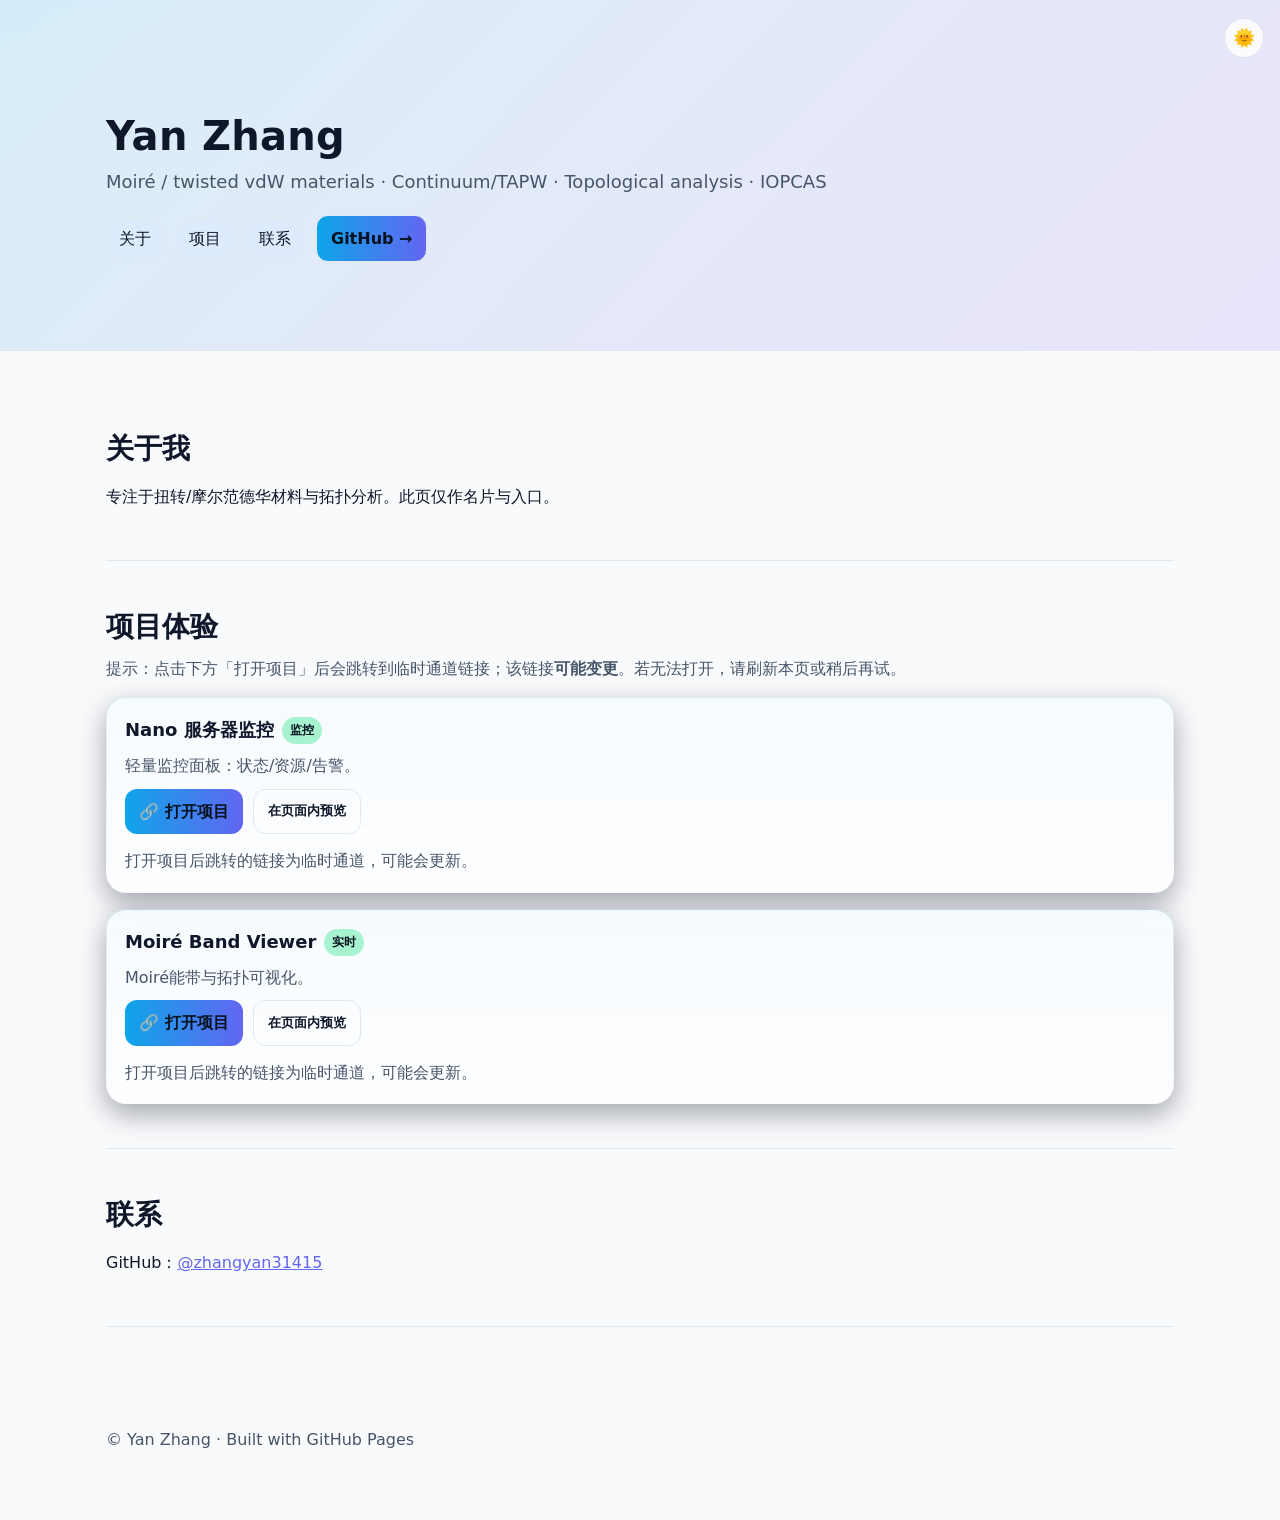
<file: index.html>
<!doctype html>
<html lang="zh-CN">
<head>
  <meta charset="utf-8" />
  <meta name="viewport" content="width=device-width, initial-scale=1" />
  <title>Yan Zhang — Moiré & vdW Materials</title>
  <meta name="description" content="Yan Zhang (IOPCAS) — moiré/twisted vdW materials, continuum models, TAPW, topological analysis." />
  <meta name="color-scheme" content="light dark" />
  <style>
  :root{
    /* Dark (default) */
    --bg:#0b1020; --bg-soft:#0f172a; --text:#e6eaf2; --muted:#b9c3d6;
    --card: #0b1220cc; --ring:#223047; --brand:#7dd3fc; --brand-2:#60a5fa; --accent:#a78bfa;
  }
  [data-theme="light"]{
    --bg:#f8fafc; --bg-soft:#ffffff; --text:#0f172a; --muted:#475569;
    --card:#ffffffcc; --ring:#e2e8f0; --brand:#0ea5e9; --brand-2:#6366f1; --accent:#7c3aed;
  }
  *{box-sizing:border-box}
  html{scroll-behavior:smooth}
  body{
    margin:0; font:16px/1.6 ui-sans-serif, system-ui, -apple-system, Segoe UI, Roboto, Noto Sans, "Helvetica Neue", Arial, "Apple Color Emoji", "Segoe UI Emoji";
    color:var(--text);
    background:
      radial-gradient(1200px 800px at 20% -10%, #1f2937 0%, transparent 60%),
      radial-gradient(1000px 700px at 120% -20%, #0ea5e9 0%, transparent 45%),
      var(--bg);
    transition: background-color .25s, color .25s;
  }
  [data-theme="light"] body{
    background:
      radial-gradient(1000px 700px at -10% -20%, #e0f2fe 0%, transparent 55%),
      radial-gradient(900px 600px at 120% -30%, #ede9fe 0%, transparent 45%),
      var(--bg);
  }
  .wrap{max-width:1100px; margin:0 auto; padding:32px 16px}
  header.hero{
    padding:72px 0 56px; position:relative; overflow:hidden;
    border-bottom:1px solid var(--ring);
    background: linear-gradient(135deg, color-mix(in oklab, var(--brand) 15%, transparent) 0%, color-mix(in oklab, var(--accent) 12%, transparent) 100%);
  }
  .brand{font-weight:800; font-size:clamp(28px,5vw,40px); letter-spacing:.3px}
  .tagline{color:var(--muted); font-size:clamp(14px,2.6vw,18px)}
  nav{display:flex; gap:12px; flex-wrap:wrap; margin-top:18px; align-items:center}
  nav a{color:var(--text); text-decoration:none; padding:8px 12px; border:1px solid var(--ring); border-radius:999px; backdrop-filter:saturate(120%);}
  nav a:hover{border-color:color-mix(in oklab, var(--ring) 50%, var(--brand)); background:color-mix(in oklab, var(--bg-soft) 80%, var(--brand) 20%)}

  .theme-toggle{width:40px;height:40px;display:grid;place-items:center;border-radius:999px;border:1px solid var(--ring);background:color-mix(in oklab, var(--bg-soft) 85%, #0000 15%);cursor:pointer;user-select:none}
  .theme-toggle:hover{border-color:color-mix(in oklab, var(--ring) 40%, var(--brand));}
  .theme-toggle .sun,.theme-toggle .moon{font-size:18px;line-height:1}
  [data-theme="light"] .theme-toggle .sun{display:inline}
  [data-theme="light"] .theme-toggle .moon{display:none}
  .theme-toggle .sun{display:none}
  .theme-toggle .moon{display:inline}
  .top-right{position:absolute; top:18px; right:16px}

  .grid{display:grid; gap:18px}
  @media (min-width:768px){ .grid.cols-2{grid-template-columns:1fr 1fr} }

  section{padding:44px 0; border-bottom:1px solid var(--ring)}
  h2{font-size:clamp(22px,3.5vw,28px); margin:0 0 12px}
  p{margin:6px 0}

  .card{
    background: linear-gradient(var(--card), var(--card)) padding-box,
               linear-gradient(180deg, color-mix(in oklab, var(--brand) 15%, transparent), transparent) border-box;
    border:1px solid transparent; border-radius:20px; padding:18px;
    box-shadow:0 10px 28px rgba(2,6,23,.35);
    transition:transform .2s ease, box-shadow .2s ease, background .2s ease;
  }
  .card:hover{transform:translateY(-2px); box-shadow:0 18px 36px rgba(2,6,23,.45)}
  .card h3{margin:0 0 8px; font-size:18px}
  .card p{color:var(--muted)}

  .btn{display:inline-block; padding:10px 14px; border-radius:12px; text-decoration:none; color:#06121f; background:linear-gradient(90deg, var(--brand), var(--brand-2)); font-weight:700}
  .btn.ghost{background:transparent; color:var(--text); border:1px solid var(--ring)}
  .pill{color:#06121f; background:#a7f3d0; padding:4px 8px; border-radius:999px; font-size:12px; font-weight:700}
  footer{padding:36px 0; color:var(--muted)}
  .muted{color:var(--muted)}
  .mono{font-family: ui-monospace, SFMono-Regular, Menlo, Monaco, Consolas, "Liberation Mono", "Courier New", monospace;}
  a{color:var(--brand-2)}
  /* 密码弹窗样式 */
  .pw-modal{position:fixed; inset:0; background:rgba(2,6,23,.55); backdrop-filter:blur(2px); display:grid; place-items:center; z-index:9999}
  .pw-modal[hidden]{display:none}
  .pw-dialog{width:min(420px,92vw); background:var(--bg-soft); color:var(--text); border:1px solid var(--ring); border-radius:16px; padding:18px; box-shadow:0 24px 60px rgba(2,6,23,.5)}
  .pw-dialog h3{margin:0 0 8px}
  .pw-input{width:100%; padding:10px 12px; border-radius:12px; border:1px solid var(--ring); background:transparent; color:var(--text)}
  .pw-actions{display:flex; justify-content:flex-end; gap:8px; margin-top:12px}
  .pw-error{color:#ef4444; font-size:13px; min-height:1.2em; margin-top:6px}
</style>
</head>
<body>
  <header class="hero">
    <div class="wrap">
      <div class="brand">Yan Zhang</div>
      <div class="tagline">Moiré / twisted vdW materials · Continuum/TAPW · Topological analysis · IOPCAS</div>
      <nav>
  <a href="#about">关于</a>
  <a href="#demos">项目</a>
  <a href="#contact">联系</a>
  <a class="btn" href="https://github.com/zhangyan31415" target="_blank" rel="noopener">GitHub →</a>
</nav>
<button id="themeToggle" class="theme-toggle top-right" title="切换明暗" aria-label="切换明暗" aria-pressed="false"><span class="sun">🌞</span><span class="moon">🌛</span></button>
    </div>
  </header>

  <!-- 密码弹窗（前端轻量门禁；仅作简易遮挡，不等同安全认证） -->
  <div id="pw-modal" class="pw-modal" hidden>
    <div class="pw-dialog">
      <h3>输入访问密码</h3>
      <p class="muted" style="margin-top:-4px">该项目受保护，请输入密码继续。</p>
      <input id="pw-input" class="pw-input" type="password" placeholder="请输入密码" autocomplete="current-password" />
      <div id="pw-error" class="pw-error" aria-live="polite"></div>
      <div class="pw-actions">
        <button id="pw-cancel" class="btn ghost" type="button">取消</button>
        <button id="pw-submit" class="btn" type="button">继续</button>
      </div>
    </div>
  </div>

  <main class="wrap">
    <section id="about">
      <h2>关于我</h2>
      <p>专注于扭转/摩尔范德华材料与拓扑分析。此页仅作名片与入口。</p>    </section><section id="demos">
      <h2>项目体验</h2>
      <p class="muted" style="margin-top:-6px">提示：点击下方「打开项目」后会跳转到临时通道链接；该链接<strong>可能变更</strong>。若无法打开，请刷新本页或稍后再试。</p>
      <div class="stack" style="display:flex; flex-direction:column; gap:16px; margin-top:16px">
        <article class="card">
          <h3 style="display:flex;align-items:center;gap:8px">Nano 服务器监控 <span class="pill">监控</span></h3>
          <p class="muted">轻量监控面板：状态/资源/告警。</p>
          <p style="margin:10px 0 14px;display:flex;gap:10px;flex-wrap:wrap">
            <a class="btn gate-link" href="#" data-project="nano" data-url="https://individuals-decent-collective-adjustment.trycloudflare.com/">🔗 打开项目</a>
            <button class="btn ghost gate-preview" data-project="nano" data-target="#frame-nano" data-src="https://individuals-decent-collective-adjustment.trycloudflare.com/" type="button">在页面内预览</button>
          </p>
          <p class="muted" style="margin:6px 0 0">打开项目后跳转的链接为临时通道，可能会更新。</p>
          <div id="frame-nano" class="embed" style="display:none">
            <iframe title="Nano Monitor" style="width:100%;height:60vh;border:1px solid #1f2937;border-radius:12px;background:#0b1220" loading="lazy" referrerpolicy="no-referrer"></iframe>
          </div>
        </article>

        <article class="card">
          <h3 style="display:flex;align-items:center;gap:8px">Moiré Band Viewer <span class="pill">实时</span></h3>
          <p class="muted">Moiré能带与拓扑可视化。</p>
          <p style="margin:10px 0 14px;display:flex;gap:10px;flex-wrap:wrap">
            <a class="btn gate-link" href="#" data-project="band" data-url="https://sum-northwest-nil-breeds.trycloudflare.com/">🔗 打开项目</a>
            <button class="btn ghost gate-preview" data-project="band" data-target="#frame-band" data-src="https://sum-northwest-nil-breeds.trycloudflare.com/" type="button">在页面内预览</button>
          </p>
          <p class="muted" style="margin:6px 0 0">打开项目后跳转的链接为临时通道，可能会更新。</p>
          <div id="frame-band" class="embed" style="display:none">
            <iframe title="Band Viewer" style="width:100%;height:60vh;border:1px solid #1f2937;border-radius:12px;background:#0b1220" loading="lazy" referrerpolicy="no-referrer"></iframe>
          </div>
        </article>
      </div>
    </section>

    <section id="contact">
      <h2>联系</h2>
      <p>GitHub：<a href="https://github.com/zhangyan31415" target="_blank" rel="noopener">@zhangyan31415</a></p>
      <!-- <p>邮箱：<span class="muted">（可在此填写你的邮件地址或联系信息）</span></p> -->
    </section>
  </main>

  <footer>
    <div class="wrap muted">© <span id="y"></span> Yan Zhang · Built with GitHub Pages</div>
  </footer>

  <script>
  // ---------- 主题切换（太阳 / 月亮） ----------
(function(){
  const root = document.documentElement;
  const btn = document.getElementById('themeToggle');
  const sysDark = window.matchMedia && window.matchMedia('(prefers-color-scheme: dark)').matches;
  const saved = localStorage.getItem('theme');
  const init = saved || (sysDark ? 'dark':'light');
  root.setAttribute('data-theme', init);
  if(btn){ btn.setAttribute('aria-pressed', init==='dark'); }
  if(btn){ btn.addEventListener('click', ()=>{
    const cur = root.getAttribute('data-theme')==='dark' ? 'light' : 'dark';
    root.setAttribute('data-theme', cur);
    localStorage.setItem('theme', cur);
    btn.setAttribute('aria-pressed', cur==='dark');
  }); }
})();

  // ---------- 访问密码门控（前端哈希校验；仅用于演示） ----------
(function(){
  const modal = document.getElementById('pw-modal');
  const input = document.getElementById('pw-input');
  const err   = document.getElementById('pw-error');
  const btnOk = document.getElementById('pw-submit');
  const btnNo = document.getElementById('pw-cancel');
  let ctx = null; // {type:'link'|'preview', url, target, btn, project}

  // 存储哈希（SHA-256 hex），避免明文出现在源码中（注意：仅防君子，不等同安全）
  const PASS = {
    band: 'e00a03f9476a7bf2c6f8e9fe741d549323a133e85afdfee1823e9ca3e3a64a6c',
    nano: '0a5c81430ef4b9a449c4b94b8df61699fe2c725a7ef662862c6030c7e10083fc'  
  };

  async function sha256Hex(text){
    const enc = new TextEncoder();
    const buf = await crypto.subtle.digest('SHA-256', enc.encode(text));
    const arr = Array.from(new Uint8Array(buf));
    return arr.map(b=>b.toString(16).padStart(2,'0')).join('');
  }

  function openModal(newCtx){ ctx = newCtx; err.textContent=''; input.value=''; modal.hidden=false; setTimeout(()=>input.focus(), 10); }
  function closeModal(){ modal.hidden=true; ctx=null; }
  async function proceed(){
    if(!ctx) return; const val = input.value.trim();
    const h = await sha256Hex(val);
    if(h !== PASS[ctx.project]){ err.textContent='密码错误'; input.select(); return; }
    sessionStorage.setItem('ok-'+(ctx.project||''), '1');
    if(ctx.type==='link'){
      window.open(ctx.url, '_blank', 'noopener');
    }else{
      const wrap = document.querySelector(ctx.target);
      const frame = wrap.querySelector('iframe');
      if(wrap.style.display==='none' || !wrap.style.display){
        if(!frame.src){ frame.src = ctx.url; }
        wrap.style.display='block'; ctx.btn.textContent='收起预览';
      }else{ wrap.style.display='none'; ctx.btn.textContent='在页面内预览'; }
    }
    closeModal();
  }

  btnOk.addEventListener('click', proceed);
  btnNo.addEventListener('click', closeModal);
  input.addEventListener('keydown', e=>{ if(e.key==='Enter') proceed(); if(e.key==='Escape') closeModal(); });

  document.querySelectorAll('.gate-link').forEach(a=>{
    a.addEventListener('click', e=>{
      e.preventDefault();
      const url = a.dataset.url || a.getAttribute('href');
      const project = a.dataset.project || '';
      if(sessionStorage.getItem('ok-'+project)==='1'){ window.open(url,'_blank','noopener'); return; }
      openModal({type:'link', url, project});
    });
  });
  document.querySelectorAll('.gate-preview').forEach(btn=>{
    btn.addEventListener('click', e=>{
      e.preventDefault();
      const url = btn.dataset.src;
      const target = btn.dataset.target;
      const project = btn.dataset.project || '';
      if(sessionStorage.getItem('ok-'+project)==='1'){
        const wrap = document.querySelector(target);
        const frame = wrap.querySelector('iframe');
        if(wrap.style.display==='none' || !wrap.style.display){
          if(!frame.src){ frame.src = url; }
          wrap.style.display='block'; btn.textContent='收起预览';
        }else{ wrap.style.display='none'; btn.textContent='在页面内预览'; }
        return;
      }
      openModal({type:'preview', url, target, btn, project});
    });
  });
})();

// ---------- URL 参数覆盖 Quick Tunnel 地址 ----------
const u = new URLSearchParams(location.search);
const band = u.get('band');
const nano = u.get('nano');
if(band){
  const a = document.querySelector('a.gate-link[data-project="band"]');
  const b = document.querySelector('button.gate-preview[data-project="band"]');
  if(a) a.dataset.url = band; if(b) b.dataset.src = band;
}
if(nano){
  const a = document.querySelector('a.gate-link[data-project="nano"]');
  const b = document.querySelector('button.gate-preview[data-project="nano"]');
  if(a) a.dataset.url = nano; if(b) b.dataset.src = nano;
}
</script>
</body>
</html>
</file>
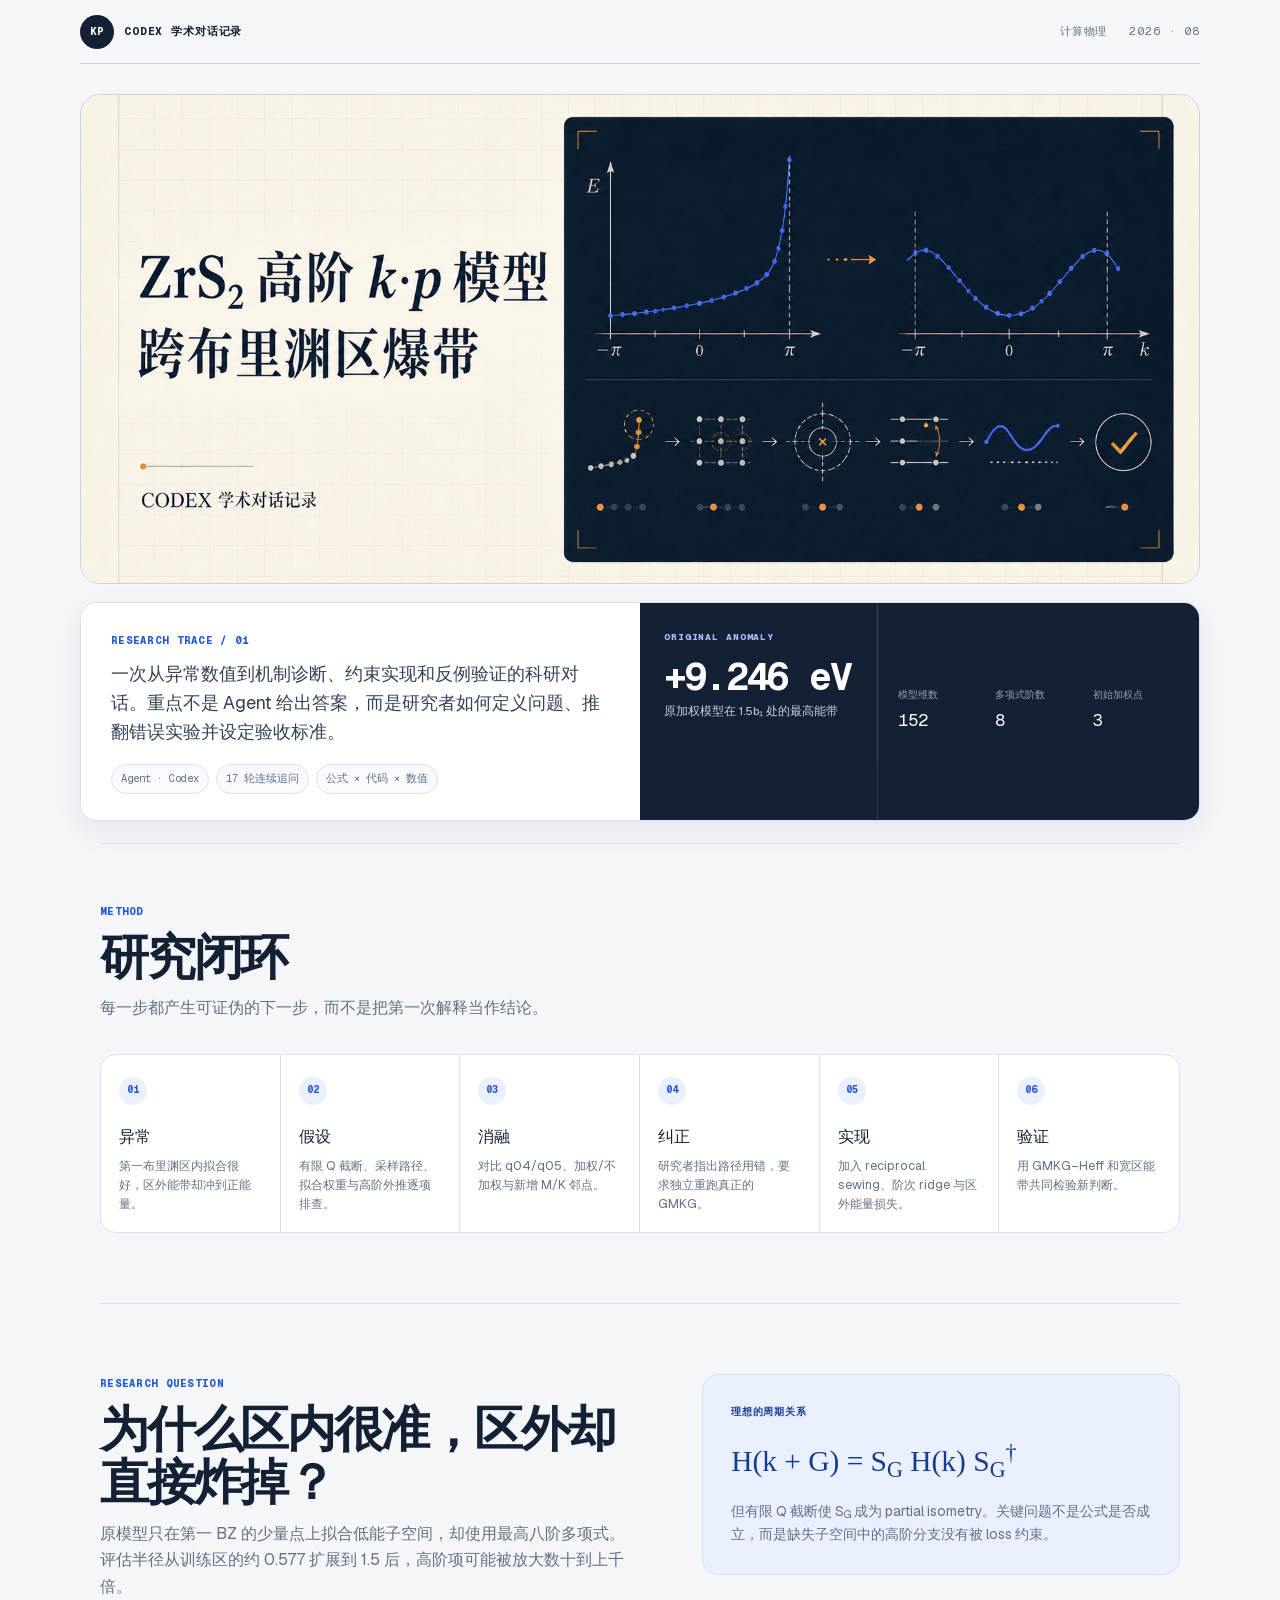
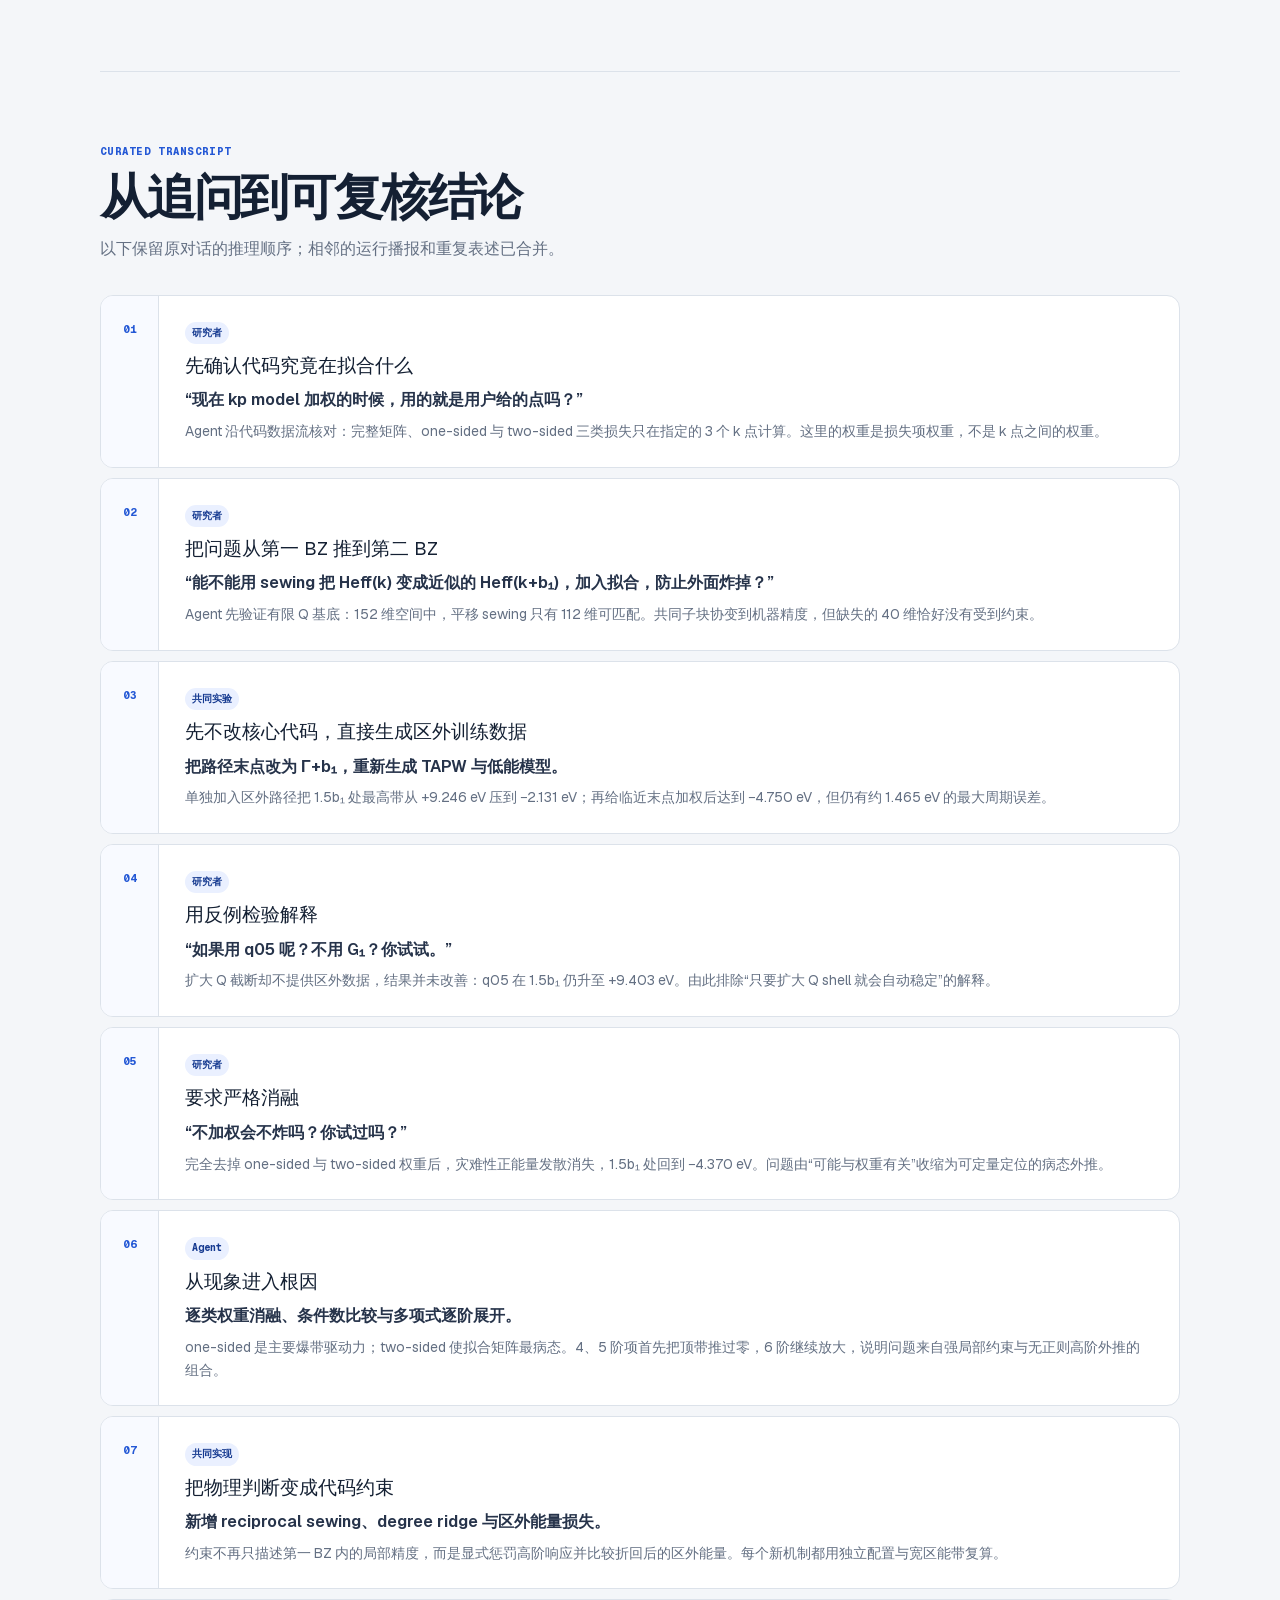
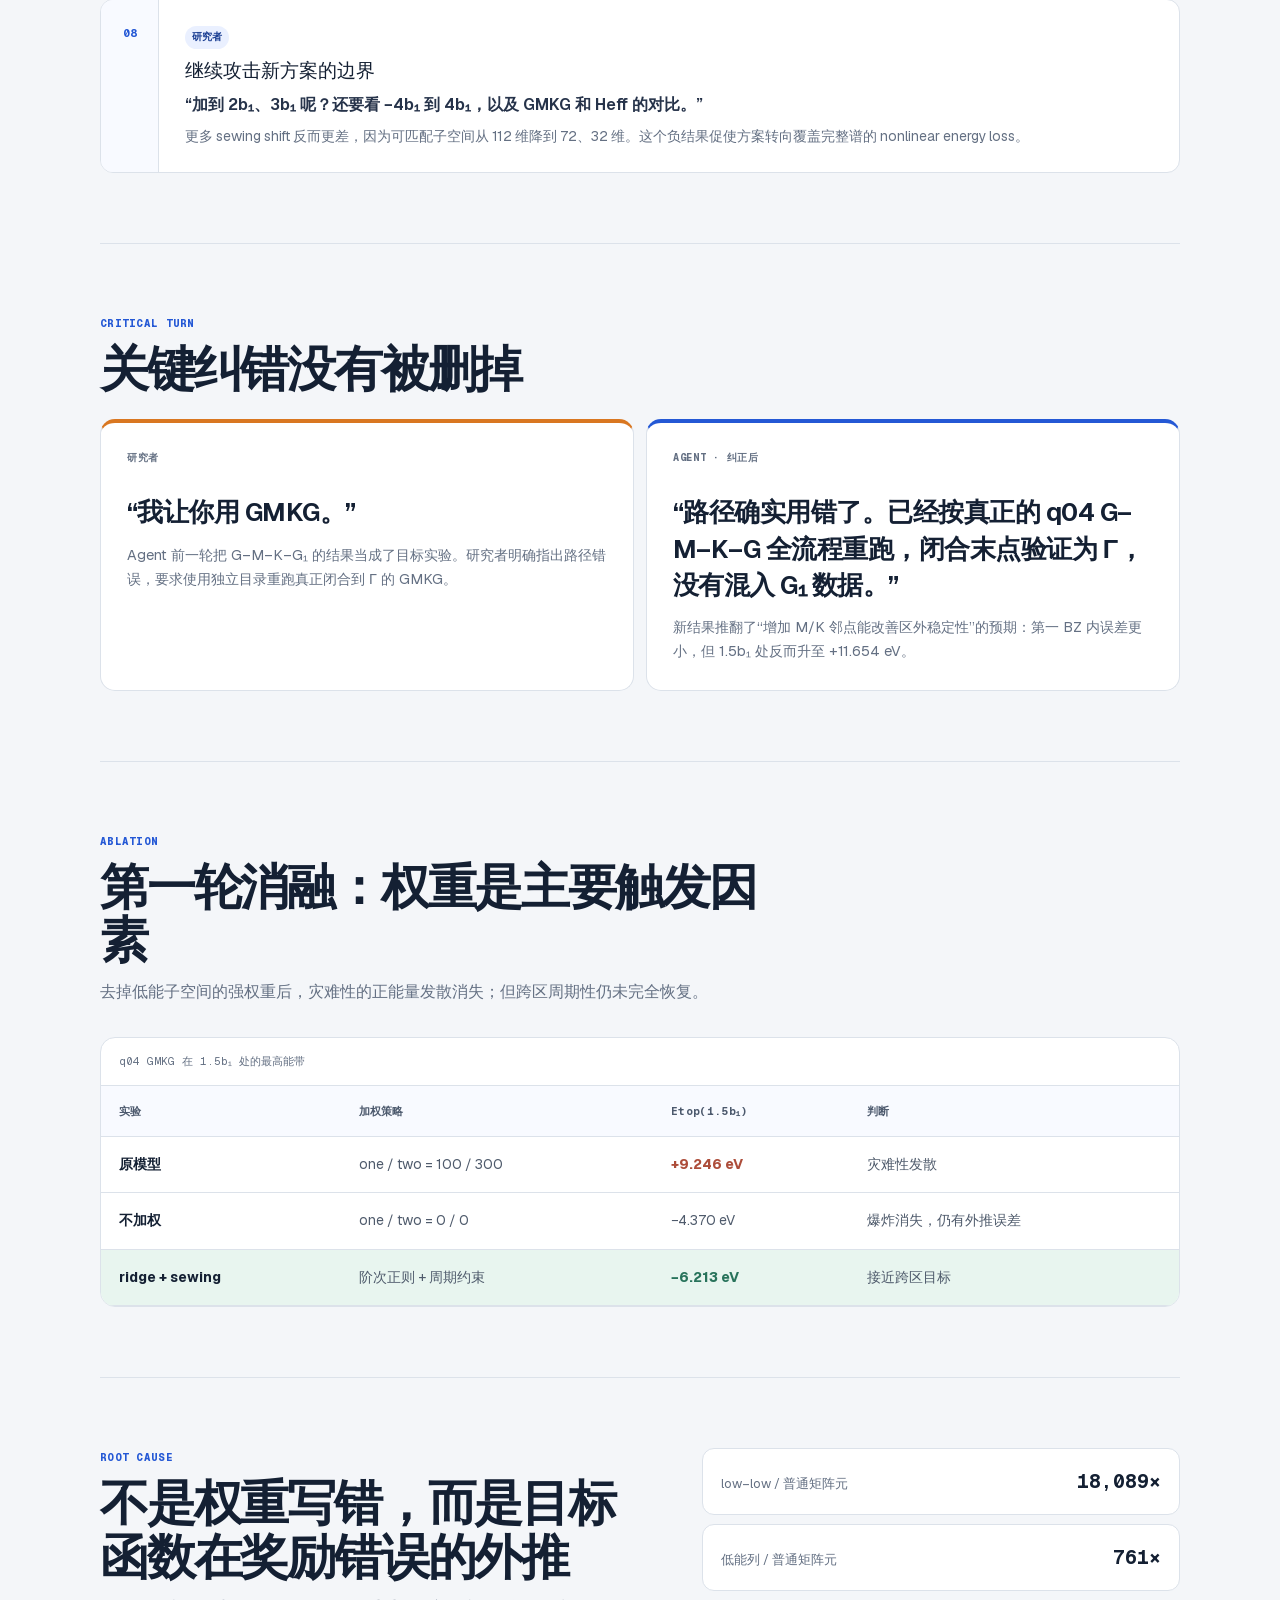
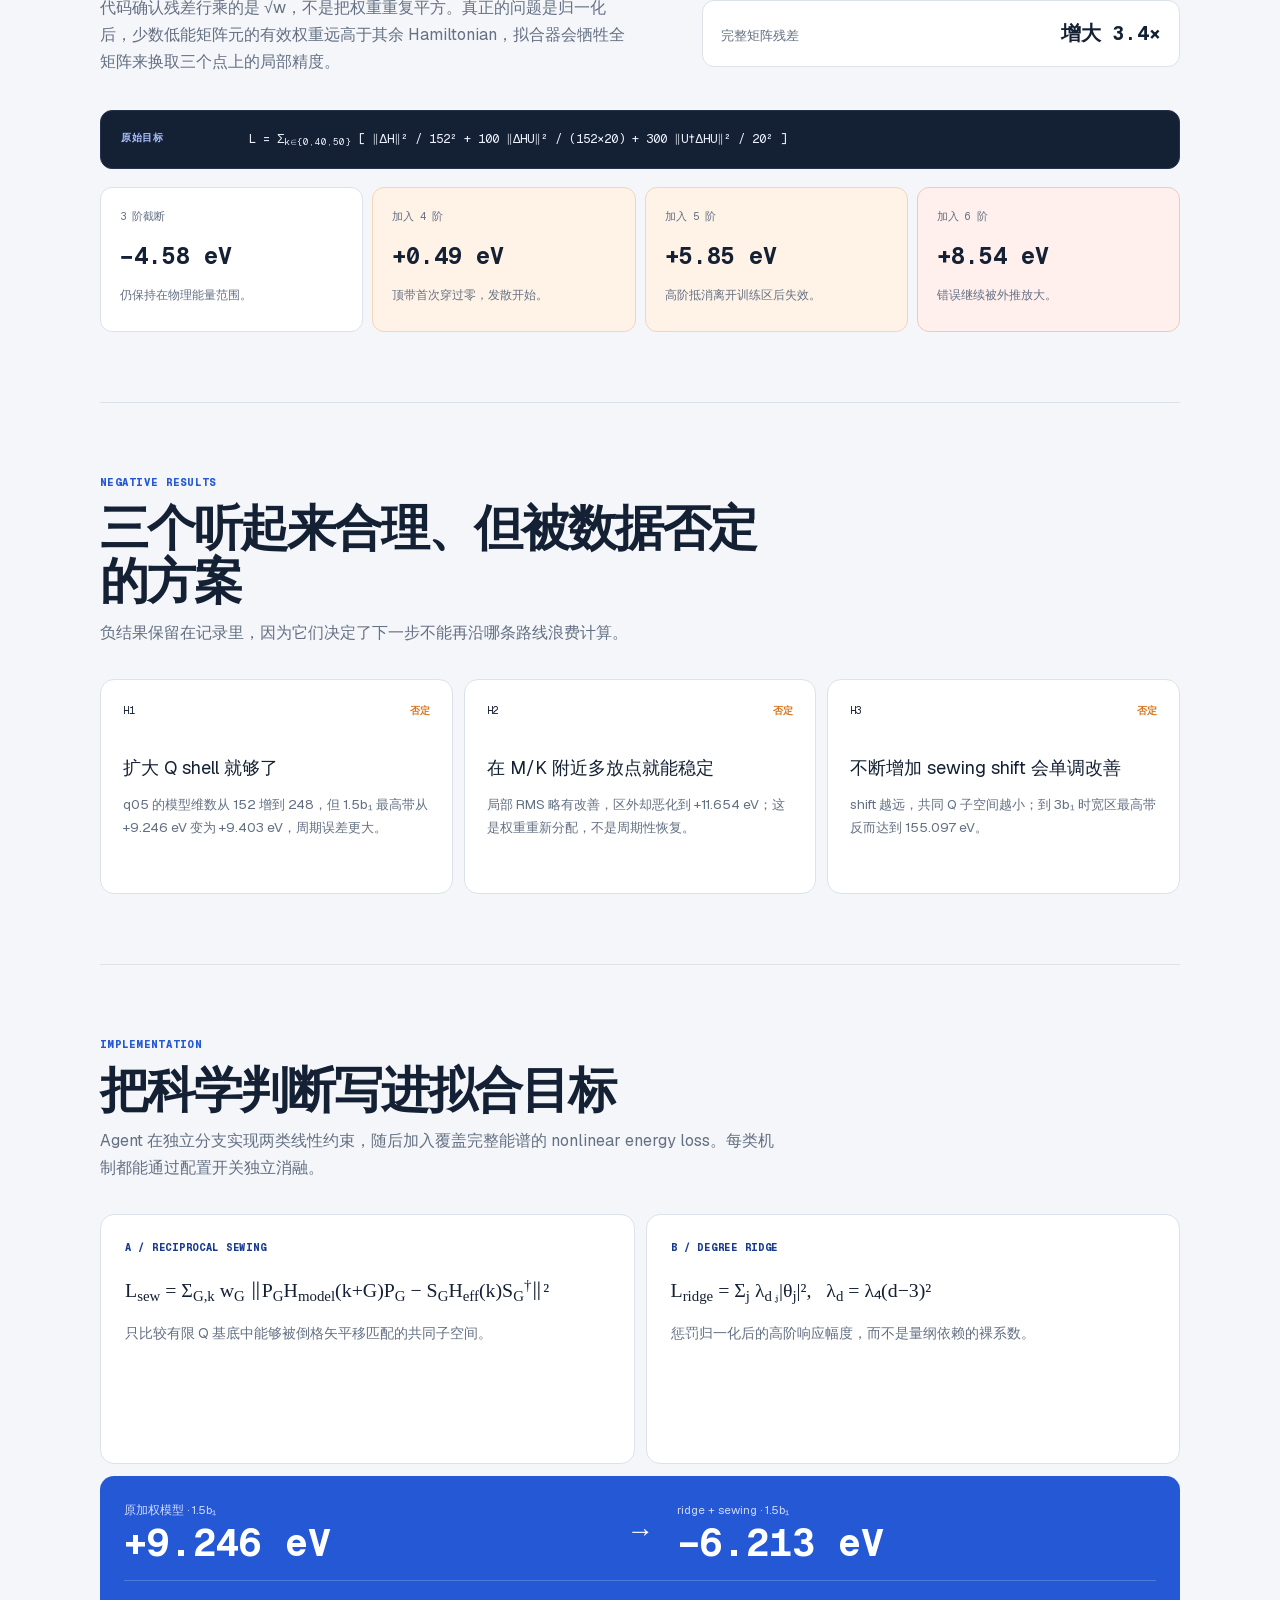
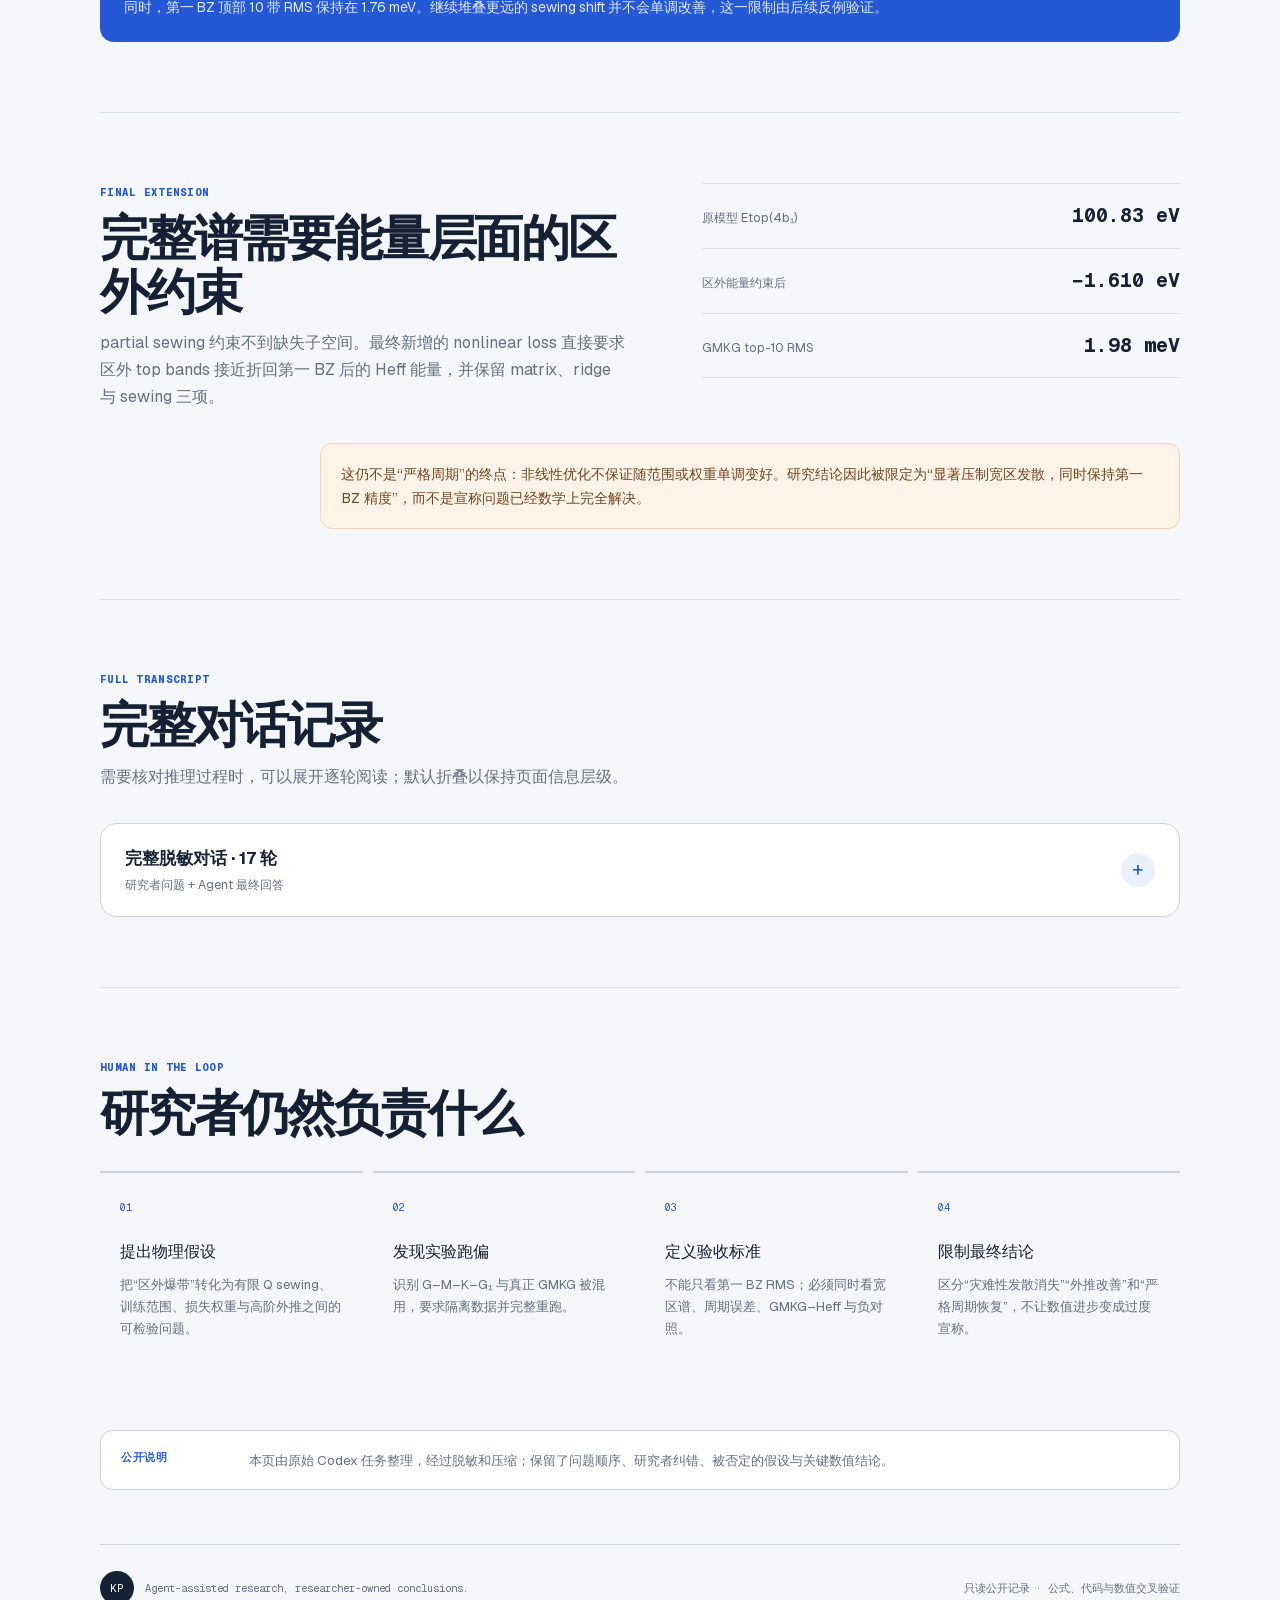
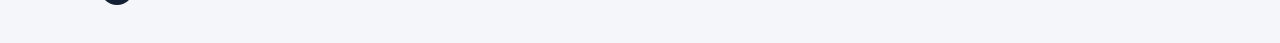
<file: codex-academic-dialogue/index.html>
<!DOCTYPE html><html lang="zh-CN"><head><meta charSet="utf-8"/><meta name="viewport" content="width=device-width, initial-scale=1"/><link rel="stylesheet" href="/codex-academic-dialogue/assets/css/index.BVkIWwa_.css" data-rsc-css-href="/codex-academic-dialogue/assets/css/index.BVkIWwa_.css" data-precedence="vite-rsc/importer-resources"/>
<link rel="preload" href="/codex-academic-dialogue/assets/fonts/geist-8ac0455e797f/geist-98bbbccb.woff2" as="font" type="font/woff2" crossorigin />
<link rel="preload" href="/codex-academic-dialogue/assets/fonts/geist-mono-00e989178794/geist-mono-013b2f2f.woff2" as="font" type="font/woff2" crossorigin />
<style data-vinext-fonts>/* cyrillic-ext */
@font-face {
  font-family: 'Geist';
  font-style: normal;
  font-weight: 100 900;
  font-display: swap;
  src: url(/codex-academic-dialogue/assets/fonts/geist-8ac0455e797f/geist-ff2310f5.woff2) format('woff2');
  unicode-range: U+0460-052F, U+1C80-1C8A, U+20B4, U+2DE0-2DFF, U+A640-A69F, U+FE2E-FE2F;
}
/* cyrillic */
@font-face {
  font-family: 'Geist';
  font-style: normal;
  font-weight: 100 900;
  font-display: swap;
  src: url(/codex-academic-dialogue/assets/fonts/geist-8ac0455e797f/geist-875ccdd4.woff2) format('woff2');
  unicode-range: U+0301, U+0400-045F, U+0490-0491, U+04B0-04B1, U+2116;
}
/* vietnamese */
@font-face {
  font-family: 'Geist';
  font-style: normal;
  font-weight: 100 900;
  font-display: swap;
  src: url(/codex-academic-dialogue/assets/fonts/geist-8ac0455e797f/geist-52306abf.woff2) format('woff2');
  unicode-range: U+0102-0103, U+0110-0111, U+0128-0129, U+0168-0169, U+01A0-01A1, U+01AF-01B0, U+0300-0301, U+0303-0304, U+0308-0309, U+0323, U+0329, U+1EA0-1EF9, U+20AB;
}
/* latin-ext */
@font-face {
  font-family: 'Geist';
  font-style: normal;
  font-weight: 100 900;
  font-display: swap;
  src: url(/codex-academic-dialogue/assets/fonts/geist-8ac0455e797f/geist-001175b1.woff2) format('woff2');
  unicode-range: U+0100-02BA, U+02BD-02C5, U+02C7-02CC, U+02CE-02D7, U+02DD-02FF, U+0304, U+0308, U+0329, U+1D00-1DBF, U+1E00-1E9F, U+1EF2-1EFF, U+2020, U+20A0-20AB, U+20AD-20C0, U+2113, U+2C60-2C7F, U+A720-A7FF;
}
/* latin */
@font-face {
  font-family: 'Geist';
  font-style: normal;
  font-weight: 100 900;
  font-display: swap;
  src: url(/codex-academic-dialogue/assets/fonts/geist-8ac0455e797f/geist-98bbbccb.woff2) format('woff2');
  unicode-range: U+0000-00FF, U+0131, U+0152-0153, U+02BB-02BC, U+02C6, U+02DA, U+02DC, U+0304, U+0308, U+0329, U+2000-206F, U+20AC, U+2122, U+2191, U+2193, U+2212, U+2215, U+FEFF, U+FFFD;
}

@font-face {
  font-family: 'Geist Fallback';
  src: local("Arial");
  ascent-override: 95.94%;
  descent-override: 28.16%;
  line-gap-override: 0.00%;
  size-adjust: 104.76%;
}

.__font_geist_19ysh9d { font-family: 'Geist', 'Geist Fallback'; font-style: normal; }

.__variable_geist_19ysh9d { --font-geist-sans: 'Geist', 'Geist Fallback'; }

/* cyrillic-ext */
@font-face {
  font-family: 'Geist Mono';
  font-style: normal;
  font-weight: 100 900;
  font-display: swap;
  src: url(/codex-academic-dialogue/assets/fonts/geist-mono-00e989178794/geist-mono-f6b33328.woff2) format('woff2');
  unicode-range: U+0460-052F, U+1C80-1C8A, U+20B4, U+2DE0-2DFF, U+A640-A69F, U+FE2E-FE2F;
}
/* cyrillic */
@font-face {
  font-family: 'Geist Mono';
  font-style: normal;
  font-weight: 100 900;
  font-display: swap;
  src: url(/codex-academic-dialogue/assets/fonts/geist-mono-00e989178794/geist-mono-44e03052.woff2) format('woff2');
  unicode-range: U+0301, U+0400-045F, U+0490-0491, U+04B0-04B1, U+2116;
}
/* symbols2 */
@font-face {
  font-family: 'Geist Mono';
  font-style: normal;
  font-weight: 100 900;
  font-display: swap;
  src: url(/codex-academic-dialogue/assets/fonts/geist-mono-00e989178794/geist-mono-0638449e.woff2) format('woff2');
  unicode-range: U+2000-2001, U+2004-2008, U+200A, U+23B8-23BD, U+2500-259F;
}
/* vietnamese */
@font-face {
  font-family: 'Geist Mono';
  font-style: normal;
  font-weight: 100 900;
  font-display: swap;
  src: url(/codex-academic-dialogue/assets/fonts/geist-mono-00e989178794/geist-mono-971fb274.woff2) format('woff2');
  unicode-range: U+0102-0103, U+0110-0111, U+0128-0129, U+0168-0169, U+01A0-01A1, U+01AF-01B0, U+0300-0301, U+0303-0304, U+0308-0309, U+0323, U+0329, U+1EA0-1EF9, U+20AB;
}
/* latin-ext */
@font-face {
  font-family: 'Geist Mono';
  font-style: normal;
  font-weight: 100 900;
  font-display: swap;
  src: url(/codex-academic-dialogue/assets/fonts/geist-mono-00e989178794/geist-mono-44745446.woff2) format('woff2');
  unicode-range: U+0100-02BA, U+02BD-02C5, U+02C7-02CC, U+02CE-02D7, U+02DD-02FF, U+0304, U+0308, U+0329, U+1D00-1DBF, U+1E00-1E9F, U+1EF2-1EFF, U+2020, U+20A0-20AB, U+20AD-20C0, U+2113, U+2C60-2C7F, U+A720-A7FF;
}
/* latin */
@font-face {
  font-family: 'Geist Mono';
  font-style: normal;
  font-weight: 100 900;
  font-display: swap;
  src: url(/codex-academic-dialogue/assets/fonts/geist-mono-00e989178794/geist-mono-013b2f2f.woff2) format('woff2');
  unicode-range: U+0000-00FF, U+0131, U+0152-0153, U+02BB-02BC, U+02C6, U+02DA, U+02DC, U+0304, U+0308, U+0329, U+2000-206F, U+20AC, U+2122, U+2191, U+2193, U+2212, U+2215, U+FEFF, U+FFFD;
}

@font-face {
  font-family: 'Geist Mono Fallback';
  src: local("Arial");
  ascent-override: 74.67%;
  descent-override: 21.92%;
  line-gap-override: 0.00%;
  size-adjust: 134.59%;
}

.__font_geist_mono_1001rt9 { font-family: 'Geist Mono', 'Geist Mono Fallback'; font-style: normal; }

.__variable_geist_mono_1001rt9 { --font-geist-mono: 'Geist Mono', 'Geist Mono Fallback'; }
</style>
<title>ZrS₂ 高阶 k·p 模型跨布里渊区爆带｜Codex 学术对话记录</title><meta name="description" content="从异常数值出发，经消融、纠错、代码实现与数值验证形成闭环的 Codex 学术对话记录。"><meta property="og:title" content="ZrS₂ 高阶 k·p 模型跨布里渊区爆带"><meta property="og:description" content="从异常数值出发，经消融、纠错、代码实现与数值验证形成闭环的 Codex 学术对话记录。"><meta property="og:type" content="website"><meta property="og:url" content="https://zhangyan31415.github.io/codex-academic-dialogue/"><meta property="og:image" content="https://zhangyan31415.github.io/codex-academic-dialogue/og.png"><meta property="og:image:width" content="1730"><meta property="og:image:height" content="909"><meta property="og:image:alt" content="ZrS₂ 高阶 k·p 模型跨布里渊区爆带"><meta name="twitter:card" content="summary_large_image"><meta name="twitter:title" content="ZrS₂ 高阶 k·p 模型跨布里渊区爆带"><meta name="twitter:description" content="从异常数值出发，经消融、纠错、代码实现与数值验证形成闭环的 Codex 学术对话记录。"><meta name="twitter:image" content="https://zhangyan31415.github.io/codex-academic-dialogue/og.png"><link rel="shortcut icon" href="/codex-academic-dialogue/favicon.svg"><link rel="icon" href="/codex-academic-dialogue/favicon.svg"><link rel="canonical" href="https://zhangyan31415.github.io/codex-academic-dialogue/"></head><body class="__variable_geist_19ysh9d __variable_geist_mono_1001rt9"><main><header class="masthead"><a class="brand" href="#top" aria-label="返回页面顶部"><span class="brand-mark">KP</span><span>Codex 学术对话记录</span></a><div class="masthead-meta"><span>计算物理</span><span>2026 · 08</span></div></header><section class="hero-stage" id="top"><figure class="cover-figure"><img src="/codex-academic-dialogue/og.png" width="1730" height="909" alt="ZrS₂ 高阶 k·p 模型跨布里渊区爆带封面" loading="eager" fetchPriority="high" decoding="async"/></figure><h1 class="sr-only">ZrS₂ 高阶 k·p 模型跨布里渊区爆带</h1><div class="hero-summary"><div class="hero-copy"><p class="eyebrow">RESEARCH TRACE / 01</p><p class="dek">一次从异常数值到机制诊断、约束实现和反例验证的科研对话。重点不是 Agent 给出答案，而是研究者如何定义问题、推翻错误实验并设定验收标准。</p><div class="hero-tags" aria-label="记录属性"><span>Agent · Codex</span><span>17 轮连续追问</span><span>公式 × 代码 × 数值</span></div></div><aside class="hero-evidence" aria-label="关键证据"><div class="hero-anomaly"><p class="evidence-label">ORIGINAL ANOMALY</p><strong>+9.246 eV</strong><p>原加权模型在 1.5b₁ 处的最高能带</p></div><dl><div><dt>模型维数</dt><dd>152</dd></div><div><dt>多项式阶数</dt><dd>8</dd></div><div><dt>初始加权点</dt><dd>3</dd></div></dl></aside></div></section><section class="section loop-section" aria-labelledby="loop-title"><div class="section-heading"><p class="eyebrow">METHOD</p><h2 id="loop-title">研究闭环</h2><p>每一步都产生可证伪的下一步，而不是把第一次解释当作结论。</p></div><ol class="research-loop"><li><span class="loop-number">01</span><h3>异常</h3><p>第一布里渊区内拟合很好，区外能带却冲到正能量。</p></li><li><span class="loop-number">02</span><h3>假设</h3><p>有限 Q 截断、采样路径、拟合权重与高阶外推逐项排查。</p></li><li><span class="loop-number">03</span><h3>消融</h3><p>对比 q04/q05、加权/不加权与新增 M/K 邻点。</p></li><li><span class="loop-number">04</span><h3>纠正</h3><p>研究者指出路径用错，要求独立重跑真正的 GMKG。</p></li><li><span class="loop-number">05</span><h3>实现</h3><p>加入 reciprocal sewing、阶次 ridge 与区外能量损失。</p></li><li><span class="loop-number">06</span><h3>验证</h3><p>用 GMKG–Heff 和宽区能带共同检验新判断。</p></li></ol></section><section class="section question-section" aria-labelledby="question-title"><div class="question-grid"><div class="section-heading"><p class="eyebrow">RESEARCH QUESTION</p><h2 id="question-title">为什么区内很准，区外却直接炸掉？</h2><p>原模型只在第一 BZ 的少量点上拟合低能子空间，却使用最高八阶多项式。评估半径从训练区的约 0.577 扩展到 1.5 后，高阶项可能被放大数十到上千倍。</p></div><div class="formula-card" aria-label="倒格矢周期关系"><span class="formula-kicker">理想的周期关系</span><div class="formula">H(k + G) = S<sub>G</sub> H(k) S<sub>G</sub><sup>†</sup></div><p>但有限 Q 截断使 S<sub>G</sub> 成为 partial isometry。关键问题不是公式是否成立，而是缺失子空间中的高阶分支没有被 loss 约束。</p></div></div></section><section class="section chronology-section" aria-labelledby="chronology-title"><div class="section-heading"><p class="eyebrow">CURATED TRANSCRIPT</p><h2 id="chronology-title">从追问到可复核结论</h2><p>以下保留原对话的推理顺序；相邻的运行播报和重复表述已合并。</p></div><ol class="chronology"><li><div class="chronology-mark">01</div><div class="chronology-body"><span class="role-chip">研究者</span><h3>先确认代码究竟在拟合什么</h3><blockquote>“现在 kp model 加权的时候，用的就是用户给的点吗？”</blockquote><p>Agent 沿代码数据流核对：完整矩阵、one-sided 与 two-sided 三类损失只在指定的 3 个 k 点计算。这里的权重是损失项权重，不是 k 点之间的权重。</p></div></li><li><div class="chronology-mark">02</div><div class="chronology-body"><span class="role-chip">研究者</span><h3>把问题从第一 BZ 推到第二 BZ</h3><blockquote>“能不能用 sewing 把 Heff(k) 变成近似的 Heff(k+b₁)，加入拟合，防止外面炸掉？”</blockquote><p>Agent 先验证有限 Q 基底：152 维空间中，平移 sewing 只有 112 维可匹配。共同子块协变到机器精度，但缺失的 40 维恰好没有受到约束。</p></div></li><li><div class="chronology-mark">03</div><div class="chronology-body"><span class="role-chip">共同实验</span><h3>先不改核心代码，直接生成区外训练数据</h3><blockquote>把路径末点改为 Γ+b₁，重新生成 TAPW 与低能模型。</blockquote><p>单独加入区外路径把 1.5b₁ 处最高带从 +9.246 eV 压到 −2.131 eV；再给临近末点加权后达到 −4.750 eV，但仍有约 1.465 eV 的最大周期误差。</p></div></li><li><div class="chronology-mark">04</div><div class="chronology-body"><span class="role-chip">研究者</span><h3>用反例检验解释</h3><blockquote>“如果用 q05 呢？不用 G₁？你试试。”</blockquote><p>扩大 Q 截断却不提供区外数据，结果并未改善：q05 在 1.5b₁ 仍升至 +9.403 eV。由此排除“只要扩大 Q shell 就会自动稳定”的解释。</p></div></li><li><div class="chronology-mark">05</div><div class="chronology-body"><span class="role-chip">研究者</span><h3>要求严格消融</h3><blockquote>“不加权会不炸吗？你试过吗？”</blockquote><p>完全去掉 one-sided 与 two-sided 权重后，灾难性正能量发散消失，1.5b₁ 处回到 −4.370 eV。问题由“可能与权重有关”收缩为可定量定位的病态外推。</p></div></li><li><div class="chronology-mark">06</div><div class="chronology-body"><span class="role-chip">Agent</span><h3>从现象进入根因</h3><blockquote>逐类权重消融、条件数比较与多项式逐阶展开。</blockquote><p>one-sided 是主要爆带驱动力；two-sided 使拟合矩阵最病态。4、5 阶项首先把顶带推过零，6 阶继续放大，说明问题来自强局部约束与无正则高阶外推的组合。</p></div></li><li><div class="chronology-mark">07</div><div class="chronology-body"><span class="role-chip">共同实现</span><h3>把物理判断变成代码约束</h3><blockquote>新增 reciprocal sewing、degree ridge 与区外能量损失。</blockquote><p>约束不再只描述第一 BZ 内的局部精度，而是显式惩罚高阶响应并比较折回后的区外能量。每个新机制都用独立配置与宽区能带复算。</p></div></li><li><div class="chronology-mark">08</div><div class="chronology-body"><span class="role-chip">研究者</span><h3>继续攻击新方案的边界</h3><blockquote>“加到 2b₁、3b₁ 呢？还要看 −4b₁ 到 4b₁，以及 GMKG 和 Heff 的对比。”</blockquote><p>更多 sewing shift 反而更差，因为可匹配子空间从 112 维降到 72、32 维。这个负结果促使方案转向覆盖完整谱的 nonlinear energy loss。</p></div></li></ol></section><section class="section dialogue-section" aria-labelledby="dialogue-title"><div class="section-heading compact"><p class="eyebrow">CRITICAL TURN</p><h2 id="dialogue-title">关键纠错没有被删掉</h2></div><div class="dialogue-stack"><article class="message researcher"><div class="speaker">研究者</div><blockquote>“我让你用 GMKG。”</blockquote><p>Agent 前一轮把 G–M–K–G₁ 的结果当成了目标实验。研究者明确指出路径错误，要求使用独立目录重跑真正闭合到 Γ 的 GMKG。</p></article><article class="message agent"><div class="speaker">Agent · 纠正后</div><blockquote>“路径确实用错了。已经按真正的 q04 G–M–K–G 全流程重跑，闭合末点验证为 Γ，没有混入 G₁ 数据。”</blockquote><p>新结果推翻了“增加 M/K 邻点能改善区外稳定性”的预期：第一 BZ 内误差更小，但 1.5b₁ 处反而升至 +11.654 eV。</p></article></div></section><section class="section evidence-section" aria-labelledby="evidence-title"><div class="section-heading"><p class="eyebrow">ABLATION</p><h2 id="evidence-title">第一轮消融：权重是主要触发因素</h2><p>去掉低能子空间的强权重后，灾难性的正能量发散消失；但跨区周期性仍未完全恢复。</p></div><div class="table-wrap"><table><caption>q04 GMKG 在 1.5b₁ 处的最高能带</caption><thead><tr><th scope="col">实验</th><th scope="col">加权策略</th><th scope="col">Etop(1.5b₁)</th><th scope="col">判断</th></tr></thead><tbody><tr class="danger-row"><th scope="row">原模型</th><td>one / two = 100 / 300</td><td>+9.246 eV</td><td>灾难性发散</td></tr><tr><th scope="row">不加权</th><td>one / two = 0 / 0</td><td>−4.370 eV</td><td>爆炸消失，仍有外推误差</td></tr><tr class="success-row"><th scope="row">ridge + sewing</th><td>阶次正则 + 周期约束</td><td>−6.213 eV</td><td>接近跨区目标</td></tr></tbody></table></div></section><section class="section diagnosis-section" aria-labelledby="diagnosis-title"><div class="diagnosis-grid"><div class="section-heading"><p class="eyebrow">ROOT CAUSE</p><h2 id="diagnosis-title">不是权重写错，而是目标函数在奖励错误的外推</h2><p>代码确认残差行乘的是 √w，不是把权重重复平方。真正的问题是归一化后，少数低能矩阵元的有效权重远高于其余 Hamiltonian，拟合器会牺牲全矩阵来换取三个点上的局部精度。</p></div><div class="weight-stack" aria-label="有效权重对比"><div><span>low–low / 普通矩阵元</span><strong>18,089×</strong></div><div><span>低能列 / 普通矩阵元</span><strong>761×</strong></div><div><span>完整矩阵残差</span><strong>增大 3.4×</strong></div></div></div><div class="formula-wide" aria-label="原始加权损失"><span>原始目标</span><code>L = Σ<sub>k∈<!-- -->{0,40,50}</sub> [ ‖ΔH‖² / 152² + 100 ‖ΔHU‖² / (152×20) + 300 ‖U†ΔHU‖² / 20² ]</code></div><div class="degree-grid" aria-label="高阶项逐阶诊断"><article><span>3 阶截断</span><strong>−4.58 eV</strong><p>仍保持在物理能量范围。</p></article><article class="warning-card"><span>加入 4 阶</span><strong>+0.49 eV</strong><p>顶带首次穿过零，发散开始。</p></article><article class="warning-card"><span>加入 5 阶</span><strong>+5.85 eV</strong><p>高阶抵消离开训练区后失效。</p></article><article class="danger-card"><span>加入 6 阶</span><strong>+8.54 eV</strong><p>错误继续被外推放大。</p></article></div></section><section class="section rejected-section" aria-labelledby="rejected-title"><div class="section-heading"><p class="eyebrow">NEGATIVE RESULTS</p><h2 id="rejected-title">三个听起来合理、但被数据否定的方案</h2><p>负结果保留在记录里，因为它们决定了下一步不能再沿哪条路线浪费计算。</p></div><div class="rejected-grid"><article><div class="rejected-topline"><span>H<!-- -->1</span><b>否定</b></div><h3>扩大 Q shell 就够了</h3><p>q05 的模型维数从 152 增到 248，但 1.5b₁ 最高带从 +9.246 eV 变为 +9.403 eV，周期误差更大。</p></article><article><div class="rejected-topline"><span>H<!-- -->2</span><b>否定</b></div><h3>在 M/K 附近多放点就能稳定</h3><p>局部 RMS 略有改善，区外却恶化到 +11.654 eV；这是权重重新分配，不是周期性恢复。</p></article><article><div class="rejected-topline"><span>H<!-- -->3</span><b>否定</b></div><h3>不断增加 sewing shift 会单调改善</h3><p>shift 越远，共同 Q 子空间越小；到 3b₁ 时宽区最高带反而达到 155.097 eV。</p></article></div></section><section class="section implementation-section" aria-labelledby="implementation-title"><div class="section-heading"><p class="eyebrow">IMPLEMENTATION</p><h2 id="implementation-title">把科学判断写进拟合目标</h2><p>Agent 在独立分支实现两类线性约束，随后加入覆盖完整能谱的 nonlinear energy loss。每类机制都能通过配置开关独立消融。</p></div><div class="constraint-grid"><article><span class="constraint-index">A / reciprocal sewing</span><div class="formula small">L<sub>sew</sub> = Σ<sub>G,k</sub> w<sub>G</sub> ‖P<sub>G</sub>H<sub>model</sub>(k+G)P<sub>G</sub> − S<sub>G</sub>H<sub>eff</sub>(k)S<sub>G</sub><sup>†</sup>‖²</div><p>只比较有限 Q 基底中能够被倒格矢平移匹配的共同子空间。</p></article><article><span class="constraint-index">B / degree ridge</span><div class="formula small">L<sub>ridge</sub> = Σ<sub>j</sub> λ<sub>dⱼ</sub>|θ<sub>j</sub>|²,   λ<sub>d</sub> = λ₄(d−3)²</div><p>惩罚归一化后的高阶响应幅度，而不是量纲依赖的裸系数。</p></article></div><div class="result-banner"><div><span>原加权模型 · 1.5b₁</span><strong>+9.246 eV</strong></div><div class="result-arrow" aria-hidden="true">→</div><div><span>ridge + sewing · 1.5b₁</span><strong>−6.213 eV</strong></div><p>同时，第一 BZ 顶部 10 带 RMS 保持在 1.76 meV。继续堆叠更远的 sewing shift 并不会单调改善，这一限制由后续反例验证。</p></div></section><section class="section nonlinear-section" aria-labelledby="nonlinear-title"><div class="nonlinear-grid"><div class="section-heading"><p class="eyebrow">FINAL EXTENSION</p><h2 id="nonlinear-title">完整谱需要能量层面的区外约束</h2><p>partial sewing 约束不到缺失子空间。最终新增的 nonlinear loss 直接要求区外 top bands 接近折回第一 BZ 后的 Heff 能量，并保留 matrix、ridge 与 sewing 三项。</p></div><div class="nonlinear-metrics"><div><span>原模型 Etop(4b₁)</span><strong>100.83 eV</strong></div><div><span>区外能量约束后</span><strong>−1.610 eV</strong></div><div><span>GMKG top-10 RMS</span><strong>1.98 meV</strong></div></div></div><p class="nonlinear-caveat">这仍不是“严格周期”的终点：非线性优化不保证随范围或权重单调变好。研究结论因此被限定为“显著压制宽区发散，同时保持第一 BZ 精度”，而不是宣称问题已经数学上完全解决。</p></section><section class="section transcript-section" aria-labelledby="transcript-title"><div class="section-heading"><p class="eyebrow">FULL TRANSCRIPT</p><h2 id="transcript-title">完整对话记录</h2><p>需要核对推理过程时，可以展开逐轮阅读；默认折叠以保持页面信息层级。</p></div><details class="full-transcript"><summary><span><strong>完整脱敏对话 · 17 轮</strong><small>研究者问题 + Agent 最终回答</small></span></summary><p class="transcript-disclosure-note">内部推理、工具日志和运行路径未公开；公式、数值、纠错、消融与负结果均按原顺序保留。</p><div class="transcript-turns"><article class="transcript-turn" id="transcript-turn-01" data-transcript-turn="01"><div class="transcript-turn-index"><span>TURN</span><strong>01</strong></div><div class="transcript-messages"><section class="transcript-message transcript-researcher"><span class="transcript-role">研究者</span><pre>现在 kp model 加权的时候，用的就是用户给的点吗？</pre></section><section class="transcript-message transcript-agent"><span class="transcript-role">Agent</span><pre>对。当前 `model.fit.method` 接口中：

- `fit.kpoints` 是投影输出 `kpoints.npy/heff.npy` 的行索引。
- Hamiltonian 的完整、one-sided、two-sided 三项损失都只在这些点上计算，并对这些点等权平均；不会插值或自动增加附近点。pipeline.py（[本地路径已脱敏]）
- `one_sided_weight`、`two_sided_weight` 是“损失项权重”，不是不同 k 点之间的权重。response_basis.py（[本地路径已脱敏]）

例如当前 ZrS₂ 配置的 `kpoints: [0, 40, 50]`，加权 Hamiltonian 拟合就只使用第 0、40、50 行。配置文件（[本地路径已脱敏]）

唯一的补充是 nonlinear 模式：Hamiltonian 加权仍用 `fit.kpoints`，但额外的能带损失使用 `fit.band_kpoints`；若写 `all`，则使用全部投影点。pipeline.py（[本地路径已脱敏]）</pre></section></div></article><article class="transcript-turn" id="transcript-turn-02" data-transcript-turn="02"><div class="transcript-turn-index"><span>TURN</span><strong>02</strong></div><div class="transcript-messages"><section class="transcript-message transcript-researcher"><span class="transcript-role">研究者</span><pre>有一个问题，现在只处理了第一步里渊区，你知道怎么处理第二不里渊区吗？是不是有一个sew matrix可以直接把heff(k)变成近似的heff(k+b1)?，如果把这个加的加权fit点里面，会不会更好一点呢？防止在第一不里渊区很好，到外面直接炸掉？就像现在的Zrs2的3.89的加权后的Gamm valley，你用model画(-1.5b1,0)到(1.5b1,0）的能带就能看出来外面直接炸了。所有测试在[计算环境已脱敏]跑。你先思考一下

moirekp环境啊！不要设置任何线程进程上限！在[计算环境已脱敏]测试</pre></section><section class="transcript-message transcript-agent"><span class="transcript-role">Agent</span><pre>结论：你的 sewing-matrix 直觉是对的，但在当前有限 q04 基组里，不能直接把 \(S H_{\rm eff}(k)S^\dagger\) 当成完整的 \(H_{\rm eff}(k+b_1)\)。简单把它加入加权 fit，大概率解决不了区外发散，甚至可能损伤第一 BZ 的拟合。

无限 Q 基组下确实有

\[
H(k+G)=S_G H(k)S_G^\dagger,\qquad
S_G|\alpha,a,Q\rangle=|\alpha,a,Q+G\rangle .
\]

但当前 ZrS₂ Γ 模型只有 152 维、每个 qset 19 个 Q 点。按 \(+b_1\) 平移：

- sewing rank 是 112；
- 有 40 个基矢无法匹配；
- common block 上 covariance residual 约 \(10^{-16}\)，说明现有模型结构本来就满足这部分关系；
- 对整个 152 维矩阵，residual 约 \(0.49\sim0.53\)，不能视为完整幺正变换。

现有 topology sewing 实现本身也是 partial shift，并明确允许 finite-Q 缺块。chern_post.py（[本地路径已脱敏]）

更关键的是，目标 20 带子空间也没有被这个 partial sewing 很好地保范：

- \(+b_1\) 时最小奇异值约 \(0.916\sim0.975\)；
- \(-b_1\) 在部分点会降到 \(0.598\)；
- 距离现有 WCC 使用的 \(10^{-3}\) isometry gate 很远。chern_post.py（[本地路径已脱敏]）

所以如果把缺失部分补零，再用作完整 Heff target，会给 fit 注入错误物理信息；只拟合 112 维 common block 又基本是已有第一 BZ 约束的平移副本，约束不到那 40 个恰好容易在区外爆掉的边界通道。

[计算环境已脱敏] 的 `moirekp` 环境诊断也说明问题不只是 Q-shell 太小：

- 固定 q04 在 \(k=\pm1.5b_1\) 时，顶带已经升到约 \(+9.25\) eV；
- 把物理模型 Q-shell 从 2 扩到 3 后，反而升到约 \(+198.17\) eV；
- 当前模型是最高 8 阶的 \(k-Q\) 多项式。MODEL.md（[本地路径已脱敏]）

这说明主因是高阶 Γ 展开对训练域之外的 \(k-Q\) 外推失控；扩大 Q-shell 会把更多这种不可信的大动量状态带进来。

我目前推荐：

1. 如果目标是画能带或计算能量：先把任意 \(k\) fold 回第一 BZ，再求本征值。能量本来就应该周期，不需要 sewing。
2. 如果还需要区外波函数/矩阵：使用“移动 Q 基组”——fold 到 \(k_0\)，同时返回 reciprocal shift \(G\) 和 sewing/basis relabel；不能强行在固定 q04 基组里构造完整幺正矩阵。
3. 如果确实要求原始、未 fold 的 \(H(k)\) 在多个 BZ 内稳定：需要真实的扩展动量/Q 数据重新拟合，并限制高阶项或加入稳定性约束；不能只靠第一 BZ Heff 的 sewing 副本。

因此我不建议现在直接给 `fit.kpoints` 加 sewing 生成的第二 BZ 点。首先要明确最终需求：你要的是“区外能带正确、周期”，还是要求“固定 152 维基组下的原始 \(H(k)\) 在第二 BZ 也数值稳定”？这两种设计会很不一样。</pre></section></div></article><article class="transcript-turn" id="transcript-turn-03" data-transcript-turn="03"><div class="transcript-turn-index"><span>TURN</span><strong>03</strong></div><div class="transcript-messages"><section class="transcript-message transcript-researcher"><span class="transcript-role">研究者</span><pre>思考一下。

就按照当前有限的来！</pre></section><section class="transcript-message transcript-agent"><span class="transcript-role">Agent</span><pre>### Annotation 1

对，你的判断是对的：按照当前有限 q04 基组，sewn Hamiltonian 的有效能谱没有炸。

在 `[计算环境已脱敏]` 的 `moirekp` 环境实测：

- 当前 \(S_{b_1}\) 是 \(152\times152\)，rank 112、nullity 40。
- 完整 \(S H_{\rm eff}S^\dagger\) 有 40 个严格零模，因此完整谱的最高能量是 0 eV——没炸，但这些零模是有限 sewing 产生的伪态。
- 只在 112 维 sewing image 上对角化，能量稳定在约 \(-7.05\sim-6.16\) eV。
- image 顶带相对原始 Heff 顶带只差约 \(0.07\sim2.1\) meV。

所以正确比较对象应是

\[
P_t H_\theta(k+b_1)P_t
\quad\text{与}\quad
S_{b_1}H_{\rm eff}(k)S_{b_1}^\dagger,
\qquad P_t=S_{b_1}S_{b_1}^\dagger,
\]

而不是直接对完整零填充矩阵取最高 20 条带。

当前 model 在这个 112 维 image 上也没有炸：

| Heff 行 | image top-20 RMS | image top | 完整 raw model 顶带 |
|---:|---:|---:|---:|
| 0 | 0.68 meV | −6.1645 eV | −4.2881 eV |
| 20 | 3.27 meV | −6.2169 eV | +9.2457 eV |
| 40 | 9.55 meV | −6.2274 eV | +10.3119 eV |
| 50 | 4.90 meV | −6.1873 eV | +0.2396 eV |

这说明“爆炸”确实来自 sewing image 之外的 40 维补空间。

因此，按照当前有限基组，我认为可以加入一个 masked second-BZ fit loss：

\[
L_{\rm sew}
=
\sum_{k,G}
\left\|
P_G H_\theta(k+G)P_G
-
S_GH_{\rm eff}(k)S_G^\dagger
\right\|^2 .
\]

它有希望把目前 image top-20 的最高约 10 meV RMS 再压低。但它不会让完整 152 维 raw spectrum 不炸，因为那 40 维不在 loss 里。第二 BZ 的物理能带应当定义为 sewing image 的 112 维谱；不能把 40 个零模混入 band loss，也不应该把零填充部分当作真实 Heff target。

我认为这是当前有限基组下最自洽的方向：有限 partial sewing + image-projected fit/evaluation。</pre></section></div></article><article class="transcript-turn" id="transcript-turn-04" data-transcript-turn="04"><div class="transcript-turn-index"><span>TURN</span><strong>04</strong></div><div class="transcript-messages"><section class="transcript-message transcript-researcher"><span class="transcript-role">研究者</span><pre>思考一下，怎么来的。</pre></section><section class="transcript-message transcript-agent"><span class="transcript-role">Agent</span><pre>### Annotation 1

这两个式子来自“无限 Q 基组的平移协变关系”在当前有限 Q 集合上的投影。

设当前有限 Q 集合为 \(\Lambda\)。并非所有 \(Q\in\Lambda\) 平移后仍在集合内，因此先定义可匹配部分：

\[
\Lambda_s(G)=\{Q\in\Lambda\mid Q+G\in\Lambda\},
\qquad
\Lambda_t(G)=\Lambda_s(G)+G.
\]

有限 sewing matrix 是

\[
S_G=
\sum_{\alpha,a,Q\in\Lambda_s(G)}
|\alpha,a,Q+G\rangle
\langle\alpha,a,Q|.
\]

它不是幺正矩阵，而是 partial isometry。对应两个投影算符：

\[
P_s=S_G^\dagger S_G,
\qquad
P_t=S_GS_G^\dagger.
\]

其中 \(P_s\) 选出能够被平移的 source Q，\(P_t\) 选出平移后落到的 target Q。当前 q04 中两者 rank 都是 112。

模型矩阵元依赖 \(k-Q\)，所以对于能够匹配的 \(Q,Q&#x27;\)：

\[
H_{Q+G,Q&#x27;+G}(k+G)=H_{Q,Q&#x27;}(k).
\]

把所有这些矩阵元写成矩阵形式就是

\[
P_tH(k+G)P_t
=
S_GP_sH(k)P_sS_G^\dagger.
\]

而因为

\[
S_G=S_GP_s,\qquad S_G^\dagger=P_sS_G^\dagger,
\]

所以右侧可以简写为

\[
P_tH(k+G)P_t=S_GH(k)S_G^\dagger.
\]

这就是第一个公式左侧为什么有 \(P_t\)：我们只能预测 \(k+G\) 处落在 sewing image 内的矩阵块。

现在拟合目标只有第一 BZ 的 \(H_{\rm eff}(k)\)，所以把它通过相同 sewing 搬到 \(k+G\)：

\[
H_{\rm eff}^{\rm sewn}(k+G)
=
S_GH_{\rm eff}(k)S_G^\dagger.
\]

它已经自动满足

\[
P_tH_{\rm eff}^{\rm sewn}P_t
=
H_{\rm eff}^{\rm sewn},
\]

因此右侧不需要再显式写 \(P_t\)。最终比较的就是

\[
P_tH_\theta(k+G)P_t
\quad\text{与}\quad
S_GH_{\rm eff}(k)S_G^\dagger.
\]

不能去掉左边的 \(P_t\)，因为右侧在剩余 40 维补空间里是零；这些零只表示“sewing 没有提供目标”，不表示真实 Hamiltonian 应该为零。

还有一个重要结论。当前 model 在 common block 上已经精确满足平移协变，因此

\[
\begin{aligned}
&amp;P_tH_\theta(k+G)P_t
-S_GH_{\rm eff}(k)S_G^\dagger\\
&amp;=
S_G\bigl[H_\theta(k)-H_{\rm eff}(k)\bigr]S_G^\dagger.
\end{aligned}
\]

进一步等价于第一 BZ 的 matched source block：

\[
\left\|
P_tH_\theta(k+G)P_t-S_GH_{\rm eff}(k)S_G^\dagger
\right\|_F
=
\left\|
P_s[H_\theta(k)-H_{\rm eff}(k)]P_s
\right\|_F.
\]

所以这种 second-BZ loss 并不是新的独立数据，本质上是在重新加权第一 BZ 的 112 维 matched block。它可以改善 sewing-image 内的拟合，但无法约束造成完整谱爆炸的那 40 维补空间。</pre></section></div></article><article class="transcript-turn" id="transcript-turn-05" data-transcript-turn="05"><div class="transcript-turn-index"><span>TURN</span><strong>05</strong></div><div class="transcript-messages"><section class="transcript-message transcript-researcher"><span class="transcript-role">研究者</span><pre>那我是不是可以直接tapw算能带的时候GMKG的最后一一个G直接变成（b1,0）不就好了，这样啥代码也不用改</pre></section><section class="transcript-message transcript-agent"><span class="transcript-role">Agent</span><pre>对，可以，而且这比在有限 \(Q\) 空间里加 sewing loss更有效：TAPW 直接给出第二布里渊区的 \(H_{\mathrm{eff}}(k)\)，能够约束 sewing 投影遗漏的补空间。源代码不用改，只需改配置并重新生成数据。

但末点不能继续叫 `G`，否则首点也会被一起改掉；应新增标签：

```yaml
kpath:
  labels: [G, M, K, G1]
  points_per_segment: 20
  coordinates:
    G:  [0.0, 0.0]
    M:  [0.5, 0.0]
    K:  [0.3333333333, 0.3333333333]
    G1: [1.0, 0.0]   # Gamma + b1
```

这里用的是倒格矢分数坐标，所以 \(b_1\) 写成 `[1.0, 0.0]`。TAPW 和 KP 两份配置的 `bands.kpath` 都要这样改；`symmetry.representation.points.G` 仍保持 `[0,0]`。

仍然是61个点：

- 0：\(G\)
- 20：\(M\)
- 40：\(K\)
- 50：\(K\rightarrow G_1\) 的中点，已经在第一 BZ 外
- 60：\(G+b_1\)

因此当前 `fit.kpoints: [0,40,50]` 会自动把一个第二 BZ 点加入加权，但不会加权 \(G+b_1\) 本身；若要约束它，应把60也加入。

不过我更推荐保留原始路径，再追加一段：

```yaml
labels: [G, M, K, G, G1]
```

这样既保留原来的第一 BZ 对照，又新增严格沿 \(0\rightarrow b_1\) 的数据，最直接针对你看到的 \((-1.5b_1,1.5b_1)\) 爆炸。代价只是点数从61变81，仍然不需要改代码。之后重跑 TAPW bands → `kp project` → `kp symm` → `kp model` 即可。</pre></section></div></article><article class="transcript-turn" id="transcript-turn-06" data-transcript-turn="06"><div class="transcript-turn-index"><span>TURN</span><strong>06</strong></div><div class="transcript-messages"><section class="transcript-message transcript-researcher"><span class="transcript-role">研究者</span><pre>直接用GAMG1跑一下[本地路径已脱敏]，还在这里面注意好目录。跑完再跑model。然后再看看(-1.5b1,0),(1.5b1,0)model的能带结果好没好。</pre></section><section class="transcript-message transcript-agent"><span class="transcript-role">Agent</span><pre>跑完了。结论：明显改善，但没有根治，模型在 \(\pm1.5b_1\) 仍然炸。

所有计算均在 `[计算环境已脱敏]`、`moirekp` 环境完成，没有额外设置线程或进程上限。运行的是 `G–M–K–G1`，\(G_1=[1,0]\)。

| \(t\), \(k=t b_1\) | 原模型最高带 | 新模型最高带 |
|---:|---:|---:|
| -1.5 | +9.246 eV | -2.131 eV |
| -1.0 | -4.288 eV | -5.996 eV |
| -0.5 | -6.215 eV | -6.215 eV |
| 0 | -6.164 eV | -6.164 eV |
| +1.0 | -4.288 eV | -5.996 eV |
| +1.5 | +9.246 eV | -2.131 eV |

顶部20带的第二 BZ 周期性误差：

- 原模型：RMS 2.453 eV，最大15.461 eV
- 新模型：RMS 0.601 eV，最大4.083 eV

TAPW 本身没有炸：\(G\) 与 \(G+b_1\) 顶部能带最大只差约0.24 meV。问题仍在模型拟合。当前加权点是 `[0,40,50]`，所以 \(G_1\) 的60号点只有普通权重；新模型在 \(G_1\) 对 Heff 的顶部20带误差仍为 RMS 70.7 meV、最大169.4 meV。到 \(1.5b_1\) 又属于训练范围外的八阶外推，因此仍然上翘约4 eV。

[图表已脱敏]

配置在 TAPW YAML（[本地路径已脱敏]） 和 KP YAML（[本地路径已脱敏]）。详细数组保存在 before_after_extended_b1.npz（[本地路径已脱敏]）。

所以这个办法方向正确、能压住很多，但目前还不能说第二 BZ 已经好了。下一步最小改动应当是把60号 \(G_1\) 明确加入加权点。</pre></section></div></article><article class="transcript-turn" id="transcript-turn-07" data-transcript-turn="07"><div class="transcript-turn-index"><span>TURN</span><strong>07</strong></div><div class="transcript-messages"><section class="transcript-message transcript-researcher"><span class="transcript-role">研究者</span><pre>给我看看能带吧。加上58，60两个点再看看结果。</pre></section><section class="transcript-message transcript-agent"><span class="transcript-role">Agent</span><pre>加上58、60后明显更好了，尤其 \(k=\pm b_1\) 已基本修正；但到 \(\pm1.5b_1\) 仍有约1.465 eV的上翘。

[图表已脱敏]

| 模型 | \(t=\pm1\) 最高带 | \(t=\pm1.5\) 最高带 | 周期性 RMS / Max |
|---|---:|---:|---:|
| 原 `G-M-K-G` | -4.288 eV | +9.246 eV | 2453 / 15461 meV |
| `G-M-K-G1` | -5.996 eV | -2.131 eV | 601 / 4083 meV |
| 加权58、60 | **-6.16468 eV** | **-4.75016 eV** | **141 / 1465 meV** |

标准 `G-M-K-G1` 路径的顶部10带 RMS 也从165.6 meV降到了2.63 meV。当前配置是：

```yaml
kpoints: [0, 40, 50, 58, 60]
```

见 KP配置（[本地路径已脱敏]）、标准能带对比（[本地路径已脱敏]） 和 三组数据（[本地路径已脱敏]）。

结论是：58、60把 \(G+b_1\) 附近修得很好，但它们只能锚定到 \(b_1\)；\(1.5b_1\) 仍是八阶多项式外推，所以还会继续上翘。</pre></section></div></article><article class="transcript-turn" id="transcript-turn-08" data-transcript-turn="08"><div class="transcript-turn-index"><span>TURN</span><strong>08</strong></div><div class="transcript-messages"><section class="transcript-message transcript-researcher"><span class="transcript-role">研究者</span><pre>如果用q05呢？还是GAMG？会怎么样？不用G1?你试试</pre></section><section class="transcript-message transcript-agent"><span class="transcript-role">Agent</span><pre>试完了：q05 仍用原始 `G–M–K–G`、不用 `G1`，结果不但没有改善，扩展区反而略差。

[图表已脱敏]

| 模型 | 维数 | \(t=\pm1\) 最高带 | \(t=\pm1.5\) 最高带 | 周期性 RMS / Max |
|---|---:|---:|---:|---:|
| q04 `G-M-K-G` | 152 | -4.288 eV | +9.246 eV | 2.453 / 15.461 eV |
| q05 `G-M-K-G` | 248 | -3.747 eV | +9.403 eV | 3.356 / 15.618 eV |
| q04 `G-M-K-G1` + 58/60 | 152 | -6.1647 eV | -4.750 eV | 0.141 / 1.465 eV |

q05 在第一 BZ 内仍然拟合得可以：顶部10带 RMS 6.69 meV；但因为训练数据仍完全位于第一 BZ，扩大 \(Q\) 截断并不能限制八阶多项式的外推。额外 \(Q\) 点反而带来更多会在区外快速上升的支路，所以周期性误差变大。

比较时已处理 q05 倒格基排序变化：物理 \(b_1\) 从共同的 \(M=b_1/2\) 恢复，并非误用了 q05 导出矩阵的第一行。

配置与本地结果链接已脱敏。</pre></section></div></article><article class="transcript-turn" id="transcript-turn-09" data-transcript-turn="09"><div class="transcript-turn-index"><span>TURN</span><strong>09</strong></div><div class="transcript-messages"><section class="transcript-message transcript-researcher"><span class="transcript-role">研究者</span><pre>你在q04的K,M附近多加两个点再拟合试试</pre></section><section class="transcript-message transcript-agent"><span class="transcript-role">Agent</span><pre>试完了。加入的是：

- row 19：\((0.475,0)\)，紧邻 \(M=20\)
- row 39：\((0.34167,0.31667)\)，紧邻 \(K=40\)

当前加权点为 `[0,19,39,40,50,58,60]`。

[图表已脱敏]

局部确实改善：

| 位置 | 加入前 RMS | 加入后 RMS |
|---|---:|---:|
| row 19，M附近 | 1.154 meV | **1.039 meV** |
| row 20，M | 1.094 meV | **0.964 meV** |
| row 39，K附近 | 4.329 meV | **3.858 meV** |
| row 40，K | 4.509 meV | **4.065 meV** |

但整体和第二 BZ 略微变差：

| 指标 | 原 `[0,40,50,58,60]` | 加19、39后 |
|---|---:|---:|
| 路径顶部10带 RMS | **2.631 meV** | 3.263 meV |
| \(t=\pm1.5\) 最高带 | **-4.750 eV** | -4.604 eV |
| 周期性 RMS | **141.4 meV** | 158.9 meV |
| 周期性最大误差 | **1.465 eV** | 1.611 eV |
| row 60 RMS | **12.22 meV** | 14.58 meV |

所以这是权重重新分配：M/K附近修好了一点，但牺牲了 G1 端和区外稳定性。若目标主要是防止第二 BZ 爆炸，之前的 `[0,40,50,58,60]` 更好。

当前结果见 配置（[本地路径已脱敏]）、标准能带（[本地路径已脱敏]） 和 对比数据（[本地路径已脱敏]）。</pre></section></div></article><article class="transcript-turn" id="transcript-turn-10" data-transcript-turn="10"><div class="transcript-turn-index"><span>TURN</span><strong>10</strong></div><div class="transcript-messages"><section class="transcript-message transcript-researcher"><span class="transcript-role">研究者</span><pre>我让你用GMKG</pre></section><section class="transcript-message transcript-agent"><span class="transcript-role">Agent</span><pre>刚才是我路径搞错了。这次已经按真正的 q04 `G–M–K–G` 全流程重跑，末点验证为 `[0,0]`，没有使用 G1。

加权点：

```yaml
[0, 19, 39, 40, 50]
```

[图表已脱敏]

| GMKG模型 | \(t=\pm1\) 最高带 | \(t=\pm1.5\) 最高带 | 周期性 RMS / Max |
|---|---:|---:|---:|
| 原 `[0,40,50]` | -4.288 eV | +9.246 eV | 2.453 / 15.461 eV |
| 加19、39 | -3.868 eV | +11.654 eV | 2.876 / 17.868 eV |

第一 BZ 内拟合很好，顶部10带 RMS 为1.458 meV、最大3.076 meV；但区外爆炸反而更严重。因此，在 GMKG 内增加 M/K 附近的拟合点不能改善第二 BZ 外推，甚至会把高阶外推系数推得更大。

正确实验使用独立目录，没有混入 G1 数据：

- TAPW GMKG配置（[本地路径已脱敏]）
- KP GMKG配置（[本地路径已脱敏]）
- 标准能带（[本地路径已脱敏]）
- 扩展区数据（[本地路径已脱敏]）</pre></section></div></article><article class="transcript-turn" id="transcript-turn-11" data-transcript-turn="11"><div class="transcript-turn-index"><span>TURN</span><strong>11</strong></div><div class="transcript-messages"><section class="transcript-message transcript-researcher"><span class="transcript-role">研究者</span><pre>不加权会不炸吗？你试过吗？</pre></section><section class="transcript-message transcript-agent"><span class="transcript-role">Agent</span><pre>试过了。结论是：**不加权基本消除了灾难性的正能量爆炸，但还没有完全解决跨布里渊区外推问题。**

这里“不加权”指 `one_sided_weight=0`、`two_sided_weight=0`；全路径的基础 loss 仍保留。

| q04 GMKG 拟合 | \(t=\pm1\) 顶带 | \(t=\pm1.5\) 顶带 | Top-20 周期性 RMS / Max |
|---|---:|---:|---:|
| 原加权 `[0,40,50]` | −4.288 eV | **+9.246 eV** | 2.453 / 15.461 eV |
| **不加权 `[0,40,50]`** | **−6.17187 eV** | −4.370 eV | **0.187 / 1.850 eV** |
| 加权并增加 M/K 邻点 | −3.868 eV | **+11.654 eV** | 2.876 / 17.868 eV |

不加权时：

- \(k=\pm b_1\) 的顶带与 \(k=0\) 只差约 **0.026 meV**，这一点非常好。
- \(k=\pm1.5b_1\) 没有再飞到正十几 eV，但相对折回后的 \(\pm0.5b_1\) 仍偏高约 **1.85 eV**，所以严格说还是“向上翘”，只是没发生灾难性爆炸。
- 第一布里渊区 Top-10 拟合 RMS 为 **4.647 meV**，比加权拟合差一些。这说明大权重改善了区内局部拟合，却把高阶多项式系数推得过猛，导致区外外推失控。

[图表已脱敏]

全部是在 `[计算环境已脱敏]` 的 `moirekp` 环境跑的，没有设置线程或进程上限。

相关文件与本地链接已脱敏。</pre></section></div></article><article class="transcript-turn" id="transcript-turn-12" data-transcript-turn="12"><div class="transcript-turn-index"><span>TURN</span><strong>12</strong></div><div class="transcript-messages"><section class="transcript-message transcript-researcher"><span class="transcript-role">研究者</span><pre>那你能判断出，加权为什么搞炸了吗？哪里出问题了？

[计算环境已脱敏]都能跑</pre></section><section class="transcript-message transcript-agent"><span class="transcript-role">Agent</span><pre>能判断出来。根因不是 SEW matrix，也不是代码把权重重复平方了；而是：

&gt; **只在 3 个第一布里渊区点上，对低能子空间施加了极强权重，再用无正则的 8 阶多项式外推。高阶项在拟合点附近互相抵消，出了拟合区以后迅速放大。**

当前实际拟合目标是

\[
L=\sum_{k_i\in[0,40,50]}
\left[
\frac{\|\Delta H\|_F^2}{152^2}
+100\frac{\|\Delta H U\|_F^2}{152\times20}
+300\frac{\|U^\dagger\Delta H U\|_F^2}{20^2}
\right],
\]

其中 \(U\) 是目标 Hamiltonian 的顶端 20 条带。

有个关键点：`full=1` 指的是这三个拟合点上的“完整矩阵 loss”，**不是整个 GMKG 路径**。代码确实先只选取用户给出的 `[0,40,50]`：pipeline.py（[本地路径已脱敏]）。

权重实现本身是正确的，残差行乘的是 \(\sqrt{w}\)，不是 \(w\)：response_basis.py（[本地路径已脱敏]）。但由于归一化方式：

- low-low 矩阵元相对普通矩阵元的有效权重约为 **18089 倍**
- 落入低能子空间列的矩阵元约为 **761 倍**

所以拟合器会主动牺牲其余 Hamiltonian，换取这 20 条带在三个点上更准。实际结果也是：

- one-sided 残差降低约 **6.1 倍**
- two-sided 残差降低约 **164 倍**
- 但完整矩阵残差反而增大约 **3.4 倍**

消融结果非常清楚：

| 权重 | 条件数 | 系数 L2 | \(E_{\rm top}(1.5b_1)\) |
|---|---:|---:|---:|
| `0/0` | 32.2 | \(3.27\times10^4\) | −4.370 eV |
| `100/0` | 214.6 | \(1.39\times10^5\) | **+4.541 eV** |
| `0/300` | 1383.8 | \(5.49\times10^4\) | **+0.515 eV** |
| `100/300` | 819.0 | \(1.76\times10^5\) | **+9.246 eV** |

因此：

- **one-sided 是实际爆带的主要驱动力**
- two-sided 也会爆，并且让拟合矩阵最病态
- 两者同时使用时，高阶系数组合进一步叠加

逐阶分解也定位到了具体阶数。在 \(1.5b_1\) 的爆炸顶态上：

\[
E^{(3)}=+2.21,\quad
E^{(4)}=+5.20,\quad
E^{(5)}=+5.40,\quad
E^{(6)}=+2.70\ {\rm eV}.
\]

截断到 3 阶时顶能还是 −4.58 eV；加入 4 阶后立刻变成 +0.49 eV，加入 5、6 阶后分别达到 +5.85、+8.54 eV。**真正把能带推炸的是 4、5 阶，6 阶次之。**

[图表已脱敏]

为什么区内没事、区外才炸也能定量解释：拟合点最大无量纲半径只有 \(0.577\)，却评估到 \(1.5\)。因此 4、5、6、8 阶外推分别被放大约 46、118、308、2076 倍。模型又没有施加

\[
H(k+b_1)\sim S_{b_1}H(k)S_{b_1}^\dagger
\]

这样的周期/SEW 约束，所以区外完全可以自由发散。

所以“哪里出问题”的准确结论是：**不是权重代码写错，而是 100/300 对当前归一化来说过强，加上仅三个区内点、8 阶、零 ridge、无跨区周期约束，产生了高阶多项式外推病。**

下一步最值得测的是较小权重如 `1/3`、`10/30`，以及对 4 阶以上加 ridge/阶次惩罚；从根本上解决则需要把 \(k+b_1\) 的 sewing/周期关系直接加入拟合约束。所有消融分别在 `[计算环境已脱敏]` 的 `moirekp` 环境完成，没有设置线程或进程上限。诊断数据在 diagnostic.json（[本地路径已脱敏]）。</pre></section></div></article><article class="transcript-turn" id="transcript-turn-13" data-transcript-turn="13"><div class="transcript-turn-index"><span>TURN</span><strong>13</strong></div><div class="transcript-messages"><section class="transcript-message transcript-researcher"><span class="transcript-role">研究者</span><pre>你可以搞一个新的分支测试。立即开始，不要搞一堆文档，审核，直接开始做核心部分，在[计算环境已脱敏]都可以测试</pre></section><section class="transcript-message transcript-agent"><span class="transcript-role">Agent</span><pre>已在新分支 `[测试分支已脱敏]` 完成核心实现和 ZrS₂ GMKG 实测。

### Annotation 1：怎么加入 sewing 约束

实际加入的是目标约束：

\[
\mathcal L_{\rm sew}
=\sum_{G,k}\frac{w_G}{N_G}
\left\|
P_GH_{\rm model}(k+G)P_G
-S_GH_{\rm eff}(k)S_G^\dagger
\right\|_F^2 .
\]

其中 \(S_G[t,s]=1\) 对应同层、同轨道且 \(Q_t=Q_s+G\)。有限 Q 截断下它是部分 sewing matrix；ZrS₂ q04 每个方向有 112/152 个基矢重叠。

关键是右边使用 TAPW 的 \(H_{\rm eff}(k)\)，而不是 `model(k)`，否则模型自身的 \(k-Q\) 结构可能自动满足关系，不能提供新的拟合信息。实现位于 core.py（[本地路径已脱敏]） 和 response_basis.py（[本地路径已脱敏]）。

### Annotation 2：怎么加高阶 ridge

使用归一化响应幅度 \(\theta_j=c_j\,s_j\)，而不是裸系数：

\[
\mathcal L_{\rm ridge}
=\sum_j\lambda_{d_j}|\theta_j|^2,\qquad
\lambda_d=\lambda_4(d-3)^2,\quad d\ge4 .
\]

推荐配置：

```yaml
model:
  fit:
    degree_regularization:
      start_degree: 4
      strength: 1.0e-6
      power: 2.0
    reciprocal_sewing:
      weight: 100.0
      shifts: [[1, 0], [-1, 0]]
```

### ZrS₂ GMKG 结果

| 模型 | \(E_{\rm top}(b_1)\) | \(E_{\rm top}(1.5b_1)\) | 区内顶10带 RMS |
|---|---:|---:|---:|
| 当前加权 100/300 | -4.288 eV | +9.246 eV | — |
| ridge-only | -6.101 eV | -4.948 eV | 1.37 meV |
| sewing-only，权重1 | -5.816 eV | -1.649 eV | 1.25 meV |
| ridge+sewing，权重30 | -6.166 eV | -5.947 eV | 1.48 meV |
| ridge+sewing，权重100 | **-6.166 eV** | **-6.213 eV** | **1.76 meV** |

权重100基本恢复了扩展区周期性；条件数从当前加权的 819 降至 232，4阶以上响应幅度从 59.34 降至 19.15。代价是全路径顶20带未对齐 RMS 为 12.7 meV，因此权重30可以作为更保守的折中。

[图表已脱敏]

实现文件与本地链接已脱敏。</pre></section></div></article><article class="transcript-turn" id="transcript-turn-14" data-transcript-turn="14"><div class="transcript-turn-index"><span>TURN</span><strong>14</strong></div><div class="transcript-messages"><section class="transcript-message transcript-researcher"><span class="transcript-role">研究者</span><pre>加到2b1呢？加到3b1呢？你不仅要给我看(-4b1,0)到(4b1,0)的能带，还要给我看看GMKG和heff的对比。

快点啊！你在干什么？？赶紧给我结果，不需要交互式</pre></section><section class="transcript-message transcript-agent"><span class="transcript-role">Agent</span><pre>结果出来了：把 sewing 累计加到 \(2b_1\)、\(3b_1\) 不但没有改善，反而炸得更严重。

[图表已脱敏]

上排是 \((-4b_1,0)\rightarrow(4b_1,0)\)，下排是 GMKG 上 model（蓝实线）与 Heff（黑虚线）。

- 只加 \(\pm b_1\)：\(E_{\rm top}(2,3,4b_1)=-4.218,\ 15.658,\ 100.831\) eV
- 加到 \(\pm2b_1\)：\(-2.979,\ 23.642,\ 136.113\) eV
- 加到 \(\pm3b_1\)：\(-2.452,\ 27.572,\ 155.097\) eV

GMKG 的 top-10 RMS 分别为 \(1.63,\ 1.73,\ 1.99\) meV，说明第一布里渊区拟合仍然很好，但扩展区越来越差。

根因是有限 \(Q\) 截断：\(\pm b_1,\pm2b_1,\pm3b_1\) 的 sewing 重叠基矢数从 112 降到 72、32（总维数152）。约束只作用于越来越小的重叠子块，真正爆炸的边界 \(Q\) 态没有被约束；继续增加 shift 反而把高阶多项式系数推得更坏。因此仅靠加入 \(2b_1/3b_1\) sewing 约束解决不了，需要扩大 \(Q\) shell，或者把 \(k\) 折回第一布里渊区再使用 sewing。</pre></section></div></article><article class="transcript-turn" id="transcript-turn-15" data-transcript-turn="15"><div class="transcript-turn-index"><span>TURN</span><strong>15</strong></div><div class="transcript-messages"><section class="transcript-message transcript-researcher"><span class="transcript-role">研究者</span><pre>什么意思？</pre></section><section class="transcript-message transcript-agent"><span class="transcript-role">Agent</span><pre>### Annotation 1

“把 \(k\) 折回第一布里渊区”是指：对于区外的点，不直接计算高阶多项式 \(H_{\mathrm{eff}}(k)\)，而是减去一个倒格矢，把它搬回模型可靠的区域。

例如沿 \(b_1\)：

\[
k=t b_1,\qquad
\bar k=(t-n)b_1,\qquad
t-n\in[-0.5,0.5),
\]

其中 \(n\) 是整数，\(G=n b_1\)。于是

\[
k=\bar k+G.
\]

理论上完整基组满足

\[
H(\bar k+G)=S_GH(\bar k)S_G^\dagger.
\]

因此：

- 只看能量时，直接用
  \[
  E_m(k)=E_m(\bar k),
  \]
  即能带每隔 \(b_1\) 周期重复。
- 需要波函数、轨道成分或谱权重时，再用 sewing matrix：
  \[
  |\psi_m(k)\rangle=S_G|\psi_m(\bar k)\rangle.
  \]

比如：

\[
1.3b_1\rightarrow0.3b_1,\qquad
2.8b_1\rightarrow-0.2b_1.
\]

现在“炸掉”是因为我们直接把多项式模型外推到 \(2b_1、3b_1、4b_1\)。折回方法则始终只在 \([-0.5b_1,0.5b_1]\) 内计算，所以不会出现 100–150 eV 的多项式发散。

但这相当于按倒格矢周期延拓，不是在改善区外多项式本身。有限 \(Q\) 基底下 \(S_G\) 也不是完整酉矩阵，因此能量可以安全周期复制，若要可靠的区外波函数和谱权重，仍需要扩大 \(Q\) shell。</pre></section></div></article><article class="transcript-turn" id="transcript-turn-16" data-transcript-turn="16"><div class="transcript-turn-index"><span>TURN</span><strong>16</strong></div><div class="transcript-messages"><section class="transcript-message transcript-researcher"><span class="transcript-role">研究者</span><pre>那现在的代码不是可以非线性吗？把能量加进来算loss吗？</pre></section><section class="transcript-message transcript-agent"><span class="transcript-role">Agent</span><pre>可以，而且这条路比继续堆 sewing matrix 更直接。

当前代码已经支持 nonlinear energy loss，流程是：

\[
L=L_{\text{matrix}}+
w_E\sum_{k,n}
\left[\varepsilon_n^{\text{model}}(k)-
\varepsilon_n^{\text{target}}(k)\right]^2 ,
\]

并用 Hellmann–Feynman 公式计算解析梯度：

\[
\frac{\partial\varepsilon_n}{\partial c_j}
=\langle u_n|\partial H/\partial c_j|u_n\rangle .
\]

配置接口就是：

```yaml
fit:
  method: nonlinear
  kpoints: [...]
  band_kpoints: all
  bands: 10
  band_loss_weight: 1.0
  max_steps: 50
```

但刚才 \(\pm b_1,\pm2b_1,\pm3b_1\) 三组实验用的是 `method: linear`，所以能量根本没有进入 loss，只有矩阵元、ridge 和 sewing loss。

现有 nonlinear 还有两个限制：

- `band_kpoints` 只能选择已有 Heff 数据中的点，不能直接写任意 \(k+2b_1\)、\(k+3b_1\)。
- nonlinear 阶段目前没有重新加入我们新增的 ridge/sewing loss，优化后可能破坏线性阶段的约束。

真正适合这个问题的 loss 应该是：

\[
L=L_{\rm Heff}^{\rm 1BZ}
+\lambda_{\rm ridge}L_{\rm ridge}
+\lambda_{\rm sew}L_{\rm sew}
+\lambda_E
\sum_{k\in{\rm 1BZ},G,n}
\left[
\varepsilon_n^{\rm model}(k+G)
-\varepsilon_n^{\rm Heff}(k)
\right]^2 .
\]

其中 \(G=\pm b_1,\pm2b_1,\pm3b_1\)。这样直接要求区外 top-10 能量等于折回第一布里渊区后的 Heff 能量，能约束造成爆炸的完整 152 维谱，不再受 sewing 重叠子块只有 112/72/32 维的限制。

而且不能只加 \(b_1,2b_1,3b_1\) 三个端点，最好把 \((-4b_1,4b_1)\) 上的一批点都加入，否则高阶多项式仍可能在采样点之间炸掉。这个方向值得直接做。</pre></section></div></article><article class="transcript-turn" id="transcript-turn-17" data-transcript-turn="17"><div class="transcript-turn-index"><span>TURN</span><strong>17</strong></div><div class="transcript-messages"><section class="transcript-message transcript-researcher"><span class="transcript-role">研究者</span><pre>你试一下吧。</pre></section><section class="transcript-message transcript-agent"><span class="transcript-role">Agent</span><pre>试完了。结论：把区外能量直接加入 nonlinear loss 明显有效，但还不能做到严格周期。

[图表已脱敏]

关键结果：

- 原线性模型：\(E_{\rm top}(4b_1)=100.83\) eV
- 能量约束到 \(\pm2b_1\)：\(E_{\rm top}(2,3,4b_1)=-6.117,-5.094,4.923\) eV
- 约束到 \(\pm3b_1\)：\(-5.897,-2.369,14.096\) eV
- 约束到 \(\pm4b_1,\ w_E=1\)：\(-5.962,-5.005,-1.610\) eV
- 增强到 \(w_E=10\)：\(-6.021,-4.853,-1.083\) eV，反而没有继续改善 \(4b_1\)

GMKG top-10 RMS 从原来的 \(1.63\) meV，变为：

- \(\pm2b_1\)：\(1.87\) meV
- \(\pm3b_1\)：\(2.01\) meV
- \(\pm4b_1,w_E=1\)：\(1.98\) meV
- \(\pm4b_1,w_E=10\)：\(2.20\) meV

所以能量 loss 确实把“100 eV 爆炸”压下来了，而且第一布里渊区只损失约 \(0.3\) meV RMS；但优化是非凸的，简单增加范围或权重并不单调变好。目前最好的是“约束到 \(\pm4b_1,\ w_E=1\)”。

代码已经加入 pipeline.py（[本地路径已脱敏]），保留了原 matrix、ridge、sewing loss。相关测试共 `552 passed`。所有数值任务均在 [计算环境已脱敏] 的 `moirekp` 环境运行，没有设置线程或进程上限。</pre></section></div></article></div></details></section><section class="section responsibility-section" aria-labelledby="responsibility-title"><div class="section-heading"><p class="eyebrow">HUMAN IN THE LOOP</p><h2 id="responsibility-title">研究者仍然负责什么</h2></div><div class="responsibility-grid"><article><span>01</span><h3>提出物理假设</h3><p>把“区外爆带”转化为有限 Q sewing、训练范围、损失权重与高阶外推之间的可检验问题。</p></article><article><span>02</span><h3>发现实验跑偏</h3><p>识别 G–M–K–G₁ 与真正 GMKG 被混用，要求隔离数据并完整重跑。</p></article><article><span>03</span><h3>定义验收标准</h3><p>不能只看第一 BZ RMS；必须同时看宽区谱、周期误差、GMKG–Heff 与负对照。</p></article><article><span>04</span><h3>限制最终结论</h3><p>区分“灾难性发散消失”“外推改善”和“严格周期恢复”，不让数值进步变成过度宣称。</p></article></div></section><aside class="redaction-note" aria-label="脱敏说明"><span>公开说明</span><p>本页由原始 Codex 任务整理，经过脱敏和压缩；保留了问题顺序、研究者纠错、被否定的假设与关键数值结论。</p></aside><footer class="site-footer"><div><span class="brand-mark">KP</span><p>Agent-assisted research, researcher-owned conclusions.</p></div><p>只读公开记录 · 公式、代码与数值交叉验证</p></footer></main></body></html>
</file>
<file: codex-academic-dialogue/assets/css/index.BVkIWwa_.css>
/*! tailwindcss v4.2.1 | MIT License | https://tailwindcss.com */
@layer properties{@supports (((-webkit-hyphens:none)) and (not (margin-trim:inline))) or ((-moz-orient:inline) and (not (color:rgb(from red r g b)))){*,:before,:after{--tw-border-style:solid}::backdrop{--tw-border-style:solid}}}@layer theme{:root,:host{--font-sans:ui-sans-serif, system-ui, sans-serif, "Apple Color Emoji", "Segoe UI Emoji", "Segoe UI Symbol", "Noto Color Emoji";--font-mono:ui-monospace, SFMono-Regular, Menlo, Monaco, Consolas, "Liberation Mono", "Courier New", monospace;--spacing:.25rem;--default-font-family:var(--font-sans);--default-mono-font-family:var(--font-mono)}}@layer base{*,:after,:before{box-sizing:border-box;border:0 solid;margin:0;padding:0}::backdrop{box-sizing:border-box;border:0 solid;margin:0;padding:0}::file-selector-button{box-sizing:border-box;border:0 solid;margin:0;padding:0}html,:host{-webkit-text-size-adjust:100%;tab-size:4;line-height:1.5;font-family:var(--default-font-family,ui-sans-serif, system-ui, sans-serif, "Apple Color Emoji", "Segoe UI Emoji", "Segoe UI Symbol", "Noto Color Emoji");font-feature-settings:var(--default-font-feature-settings,normal);font-variation-settings:var(--default-font-variation-settings,normal);-webkit-tap-highlight-color:transparent}hr{height:0;color:inherit;border-top-width:1px}abbr:where([title]){-webkit-text-decoration:underline dotted;text-decoration:underline dotted}h1,h2,h3,h4,h5,h6{font-size:inherit;font-weight:inherit}a{color:inherit;-webkit-text-decoration:inherit;-webkit-text-decoration:inherit;-webkit-text-decoration:inherit;-webkit-text-decoration:inherit;text-decoration:inherit}b,strong{font-weight:bolder}code,kbd,samp,pre{font-family:var(--default-mono-font-family,ui-monospace, SFMono-Regular, Menlo, Monaco, Consolas, "Liberation Mono", "Courier New", monospace);font-feature-settings:var(--default-mono-font-feature-settings,normal);font-variation-settings:var(--default-mono-font-variation-settings,normal);font-size:1em}small{font-size:80%}sub,sup{vertical-align:baseline;font-size:75%;line-height:0;position:relative}sub{bottom:-.25em}sup{top:-.5em}table{text-indent:0;border-color:inherit;border-collapse:collapse}:-moz-focusring{outline:auto}progress{vertical-align:baseline}summary{display:list-item}ol,ul,menu{list-style:none}img,svg,video,canvas,audio,iframe,embed,object{vertical-align:middle;display:block}img,video{max-width:100%;height:auto}button,input,select,optgroup,textarea{font:inherit;font-feature-settings:inherit;font-variation-settings:inherit;letter-spacing:inherit;color:inherit;opacity:1;background-color:#0000;border-radius:0}::file-selector-button{font:inherit;font-feature-settings:inherit;font-variation-settings:inherit;letter-spacing:inherit;color:inherit;opacity:1;background-color:#0000;border-radius:0}:where(select:is([multiple],[size])) optgroup{font-weight:bolder}:where(select:is([multiple],[size])) optgroup option{padding-inline-start:20px}::file-selector-button{margin-inline-end:4px}::placeholder{opacity:1}@supports (not ((-webkit-appearance:-apple-pay-button))) or (contain-intrinsic-size:1px){::placeholder{color:currentColor}@supports (color:color-mix(in lab, red, red)){::placeholder{color:color-mix(in oklab, currentcolor 50%, transparent)}}}textarea{resize:vertical}::-webkit-search-decoration{-webkit-appearance:none}::-webkit-date-and-time-value{min-height:1lh;text-align:inherit}::-webkit-datetime-edit{display:inline-flex}::-webkit-datetime-edit-fields-wrapper{padding:0}::-webkit-datetime-edit{padding-block:0}::-webkit-datetime-edit-year-field{padding-block:0}::-webkit-datetime-edit-month-field{padding-block:0}::-webkit-datetime-edit-day-field{padding-block:0}::-webkit-datetime-edit-hour-field{padding-block:0}::-webkit-datetime-edit-minute-field{padding-block:0}::-webkit-datetime-edit-second-field{padding-block:0}::-webkit-datetime-edit-millisecond-field{padding-block:0}::-webkit-datetime-edit-meridiem-field{padding-block:0}::-webkit-calendar-picker-indicator{line-height:1}:-moz-ui-invalid{box-shadow:none}button,input:where([type=button],[type=reset],[type=submit]){-webkit-appearance:button;appearance:button}::file-selector-button{-webkit-appearance:button;appearance:button}::-webkit-inner-spin-button{height:auto}::-webkit-outer-spin-button{height:auto}[hidden]:where(:not([hidden=until-found])){display:none!important}}@layer components;@layer utilities{.visible{visibility:visible}.sr-only{clip-path:inset(50%);white-space:nowrap;border-width:0;width:1px;height:1px;margin:-1px;padding:0;position:absolute;overflow:hidden}.absolute{position:absolute}.relative{position:relative}.static{position:static}.start{inset-inline-start:var(--spacing)}.end{inset-inline-end:var(--spacing)}.top-10{top:calc(var(--spacing) * 10)}.top-20{top:calc(var(--spacing) * 20)}.block{display:block}.hidden{display:none}.table{display:table}.border{border-style:var(--tw-border-style);border-width:1px}}:root{--canvas:#f4f6f9;--surface:#fff;--surface-soft:#f8faff;--ink:#142033;--muted:#647083;--line:#dce2ea;--line-strong:#c9d2de;--blue:#2458d5;--blue-dark:#173b91;--blue-soft:#eaf0ff;--amber:#d97721;--amber-soft:#fff3e8;--green:#28735b;--green-soft:#e8f5ef;--danger:#ad4d3a}*{box-sizing:border-box}html{scroll-behavior:smooth}body{background:var(--canvas);color:var(--ink);font-family:var(--font-geist-sans), "Noto Sans SC", "Microsoft YaHei", sans-serif;text-rendering:optimizelegibility;margin:0;line-height:1.68}a{color:inherit}a:focus-visible{outline:3px solid var(--amber);outline-offset:4px}.sr-only{clip:rect(0, 0, 0, 0);white-space:nowrap;border:0;width:1px;height:1px;margin:-1px;padding:0;position:absolute;overflow:hidden}h1,h2,h3,p{margin-top:0}.masthead{border-bottom:1px solid var(--line-strong);width:min(1120px,100% - 40px);min-height:64px;font-family:var(--font-geist-mono), monospace;letter-spacing:.075em;text-transform:uppercase;justify-content:space-between;align-items:center;margin:0 auto;font-size:.71rem;display:flex}.brand{align-items:center;gap:10px;font-weight:720;text-decoration:none;display:inline-flex}.brand-mark{background:var(--ink);color:#fff;letter-spacing:0;border-radius:50%;place-items:center;width:34px;height:34px;font-size:.68rem;display:grid}.masthead-meta{color:var(--muted);gap:22px;display:flex}.hero-stage{width:min(1120px,100% - 40px);margin:30px auto 0;padding-bottom:22px;position:relative}.cover-figure{aspect-ratio:16/7;border:1px solid var(--line-strong);background:#f5f1e8;border-radius:20px;width:100%;margin:0;line-height:0;overflow:hidden}.cover-figure img{object-fit:cover;object-position:center;width:100%;height:100%;display:block}.hero-summary{z-index:1;border:1px solid var(--line);background:var(--surface);border-radius:16px;grid-template-columns:minmax(0,1fr) minmax(500px,1fr);width:100%;margin:18px auto 0;display:grid;position:relative;overflow:hidden;box-shadow:0 10px 30px #19284414}.hero-copy{padding:28px 30px 26px}.eyebrow{color:var(--blue);font-family:var(--font-geist-mono), monospace;letter-spacing:.12em;margin:0 0 10px;font-size:.67rem;font-weight:760}.dek{color:#334157;max-width:680px;margin-bottom:18px;font-size:clamp(1rem,1.4vw,1.16rem);line-height:1.62}.hero-tags{flex-wrap:wrap;gap:7px;display:flex}.hero-tags span{border:1px solid var(--line);background:var(--surface-soft);color:var(--muted);font-family:var(--font-geist-mono), monospace;border-radius:999px;padding:5px 9px;font-size:.66rem}.hero-evidence{background:var(--ink);color:#fff;grid-template-columns:minmax(150px,.85fr) 1.15fr;align-items:stretch;display:grid}.hero-anomaly{border-right:1px solid #ffffff24;padding:26px 24px}.evidence-label{color:#a9c0ff;font-family:var(--font-geist-mono), monospace;letter-spacing:.09em;margin-bottom:12px;font-size:.61rem;font-weight:750}.hero-anomaly strong{font-family:var(--font-geist-mono), monospace;letter-spacing:-.06em;white-space:nowrap;margin-bottom:7px;font-size:clamp(1.8rem,3vw,2.7rem);line-height:1;display:block}.hero-anomaly>p:last-child{color:#c8d0dc;margin:0;font-size:.73rem;line-height:1.45}.hero-evidence dl{grid-template-columns:repeat(3,1fr);align-content:center;gap:12px;margin:0;padding:22px 20px;display:grid}.hero-evidence dt{color:#94a1b4;font-size:.62rem;line-height:1.35}.hero-evidence dd{font-family:var(--font-geist-mono), monospace;margin:4px 0 0;font-size:1.08rem}.section{border-top:1px solid var(--line);width:min(1080px,100% - 40px);margin:0 auto;padding:70px 0}.section-heading{max-width:680px;margin-bottom:32px}.section-heading.compact{margin-bottom:24px}.section-heading h2{letter-spacing:-.045em;margin-bottom:12px;font-size:clamp(2rem,3.8vw,3.35rem);font-weight:710;line-height:1.1}.section-heading>p:last-child{color:var(--muted);margin-bottom:0;font-size:1rem}.loop-section{padding-top:58px}.research-loop{border:1px solid var(--line);background:var(--surface);border-radius:16px;grid-template-columns:repeat(6,1fr);margin:0;padding:0;list-style:none;display:grid;position:relative;overflow:hidden}.research-loop li{border-right:1px solid var(--line);min-width:0;padding:20px 18px 18px}.research-loop li:last-child{border-right:0}.loop-number{background:var(--blue-soft);width:28px;height:28px;color:var(--blue);font-family:var(--font-geist-mono), monospace;border-radius:50%;place-items:center;margin-bottom:18px;font-size:.63rem;font-weight:760;display:inline-grid}.research-loop h3{margin-bottom:7px;font-size:1.03rem}.research-loop p{color:var(--muted);margin-bottom:0;font-size:.78rem;line-height:1.5}.question-grid,.diagnosis-grid,.nonlinear-grid{grid-template-columns:minmax(0,1.05fr) minmax(340px,.95fr);align-items:start;gap:clamp(34px,6vw,74px);display:grid}.question-grid .section-heading,.diagnosis-grid .section-heading,.nonlinear-grid .section-heading{margin-bottom:0}.formula-card{background:var(--blue-soft);border:1px solid #d4def7;border-radius:16px;padding:28px}.formula-kicker,.constraint-index{color:var(--blue-dark);font-family:var(--font-geist-mono), monospace;letter-spacing:.07em;text-transform:uppercase;margin-bottom:20px;font-size:.65rem;font-weight:740;display:block}.formula{color:var(--blue-dark);white-space:nowrap;margin-bottom:17px;font-family:Times New Roman,Noto Serif SC,serif;font-size:clamp(1.2rem,2.3vw,1.85rem);line-height:1.45;overflow-x:auto}.formula.small{color:var(--ink);white-space:normal;font-size:clamp(1rem,1.55vw,1.26rem)}.formula-card p,.constraint-grid p{color:var(--muted);margin-bottom:0;font-size:.87rem}.chronology{gap:10px;margin:0;padding:0;list-style:none;display:grid}.chronology li{border:1px solid var(--line);background:var(--surface);border-radius:13px;grid-template-columns:58px minmax(0,1fr);display:grid;overflow:hidden}.chronology-mark{border-right:1px solid var(--line);background:var(--surface-soft);color:var(--blue);font-family:var(--font-geist-mono), monospace;place-items:start center;padding:24px 12px;font-size:.7rem;font-weight:740;display:grid}.chronology-body{padding:22px 26px 23px}.role-chip{background:var(--blue-soft);color:var(--blue-dark);font-family:var(--font-geist-mono), monospace;border-radius:999px;margin-bottom:6px;padding:3px 7px;font-size:.62rem;font-weight:720;display:inline-block}.chronology h3{margin-bottom:6px;font-size:1.16rem}.chronology blockquote{color:#26334a;margin:0 0 6px;font-size:1rem;font-weight:620}.chronology p{color:var(--muted);margin-bottom:0;font-size:.87rem}.dialogue-stack{grid-template-columns:repeat(2,1fr);gap:12px;display:grid}.message{border:1px solid var(--line);background:var(--surface);border-radius:15px;min-height:250px;padding:26px;position:relative}.message.researcher{border-top:4px solid var(--amber)}.message.agent{border-top:4px solid var(--blue)}.speaker{color:var(--muted);font-family:var(--font-geist-mono), monospace;letter-spacing:.07em;text-transform:uppercase;margin-bottom:28px;font-size:.64rem;font-weight:730}.message blockquote{letter-spacing:-.02em;margin:0 0 12px;font-size:clamp(1.2rem,2vw,1.65rem);font-weight:650;line-height:1.42}.message p{color:var(--muted);margin-bottom:0;font-size:.9rem}.table-wrap{border:1px solid var(--line);background:var(--surface);border-radius:15px;overflow-x:auto}table{border-collapse:collapse;text-align:left;width:100%;min-width:760px}caption{border-bottom:1px solid var(--line);color:var(--muted);font-family:var(--font-geist-mono), monospace;text-align:left;padding:14px 18px;font-size:.68rem}th,td{border-bottom:1px solid var(--line);vertical-align:top;padding:16px 18px}thead th{background:var(--surface-soft);color:#4c596d;font-family:var(--font-geist-mono), monospace;letter-spacing:.025em;font-size:.68rem}tbody th,td{font-size:.87rem}td{color:#4f5b6c}.danger-row td:nth-child(3){color:var(--danger);font-weight:730}.success-row{background:var(--green-soft)}.success-row td:nth-child(3){color:var(--green);font-weight:730}.weight-stack{gap:9px;display:grid}.weight-stack>div{border:1px solid var(--line);background:var(--surface);border-radius:12px;justify-content:space-between;align-items:baseline;gap:18px;padding:16px 18px;display:flex}.weight-stack span{color:var(--muted);font-size:.79rem}.weight-stack strong{font-family:var(--font-geist-mono), monospace;white-space:nowrap;font-size:1.23rem}.formula-wide{background:var(--ink);color:#fff;border:1px solid #23334e;border-radius:12px;grid-template-columns:110px minmax(0,1fr);gap:18px;margin:34px 0 18px;padding:18px 20px;display:grid}.formula-wide>span{color:#a9c0ff;font-family:var(--font-geist-mono), monospace;letter-spacing:.07em;text-transform:uppercase;font-size:.64rem;font-weight:720}.formula-wide code{color:#eef3ff;font-family:var(--font-geist-mono), monospace;white-space:nowrap;font-size:.78rem;overflow-x:auto}.degree-grid{grid-template-columns:repeat(4,1fr);gap:9px;display:grid}.degree-grid article{border:1px solid var(--line);background:var(--surface);border-radius:12px;min-height:145px;padding:19px}.degree-grid span{color:var(--muted);font-family:var(--font-geist-mono), monospace;margin-bottom:12px;font-size:.67rem;display:block}.degree-grid strong{font-family:var(--font-geist-mono), monospace;margin-bottom:9px;font-size:1.45rem;display:block}.degree-grid p{color:var(--muted);margin-bottom:0;font-size:.78rem}.degree-grid .warning-card{background:var(--amber-soft);border-color:#f1d6bc}.degree-grid .danger-card{background:#fff0ed;border-color:#efc9c0}.rejected-grid{grid-template-columns:repeat(3,1fr);gap:11px;display:grid}.rejected-grid article{border:1px solid var(--line);background:var(--surface);border-radius:14px;min-height:215px;padding:22px}.rejected-topline{font-family:var(--font-geist-mono), monospace;justify-content:space-between;margin-bottom:34px;font-size:.64rem;display:flex}.rejected-topline b{color:var(--amber)}.rejected-grid h3{margin-bottom:10px;font-size:1.13rem}.rejected-grid p{color:var(--muted);margin-bottom:0;font-size:.84rem}.constraint-grid{grid-template-columns:repeat(2,1fr);gap:11px;display:grid}.constraint-grid article{border:1px solid var(--line);background:var(--surface);border-radius:14px;min-height:250px;padding:24px}.result-banner{background:var(--blue);color:#fff;border-radius:14px;grid-template-columns:1fr 42px 1fr;align-items:center;gap:16px;margin-top:12px;padding:24px;display:grid}.result-banner span{color:#cfdbff;font-size:.72rem;display:block}.result-banner strong{font-family:var(--font-geist-mono), monospace;margin-top:4px;font-size:clamp(1.7rem,3vw,2.6rem);line-height:1;display:block}.result-arrow{text-align:center;font-size:1.7rem}.result-banner>p{color:#e3e9ff;border-top:1px solid #fff3;grid-column:1/-1;margin:2px 0 0;padding-top:15px;font-size:.85rem}.nonlinear-metrics{border-top:1px solid var(--line);display:grid}.nonlinear-metrics>div{border-bottom:1px solid var(--line);justify-content:space-between;align-items:baseline;gap:18px;padding:15px 0;display:flex}.nonlinear-metrics span{color:var(--muted);font-size:.78rem}.nonlinear-metrics strong{font-family:var(--font-geist-mono), monospace;white-space:nowrap;font-size:1.25rem}.nonlinear-caveat{background:var(--amber-soft);color:#70451f;border:1px solid #f1d6bc;border-radius:12px;max-width:860px;margin:32px 0 0 auto;padding:18px 20px;font-size:.9rem}.full-transcript{border:1px solid var(--line-strong);background:var(--surface);border-radius:16px;overflow:hidden}.full-transcript summary{cursor:pointer;-webkit-user-select:none;user-select:none;justify-content:space-between;align-items:center;gap:20px;min-height:82px;padding:20px 24px;list-style:none;display:flex}.full-transcript summary::-webkit-details-marker{display:none}.full-transcript summary:after{content:"+";background:var(--blue-soft);width:34px;height:34px;color:var(--blue);font-family:var(--font-geist-mono), monospace;border-radius:50%;flex:0 0 34px;place-items:center;font-size:1.25rem;display:grid}.full-transcript[open] summary:after{content:"−"}:is(.full-transcript summary:hover,.full-transcript summary:focus-visible){background:var(--surface-soft)}.full-transcript summary>span{gap:3px;display:grid}.full-transcript summary strong{font-size:1.05rem}.full-transcript summary small{color:var(--muted);font-size:.78rem}.transcript-disclosure-note{border-top:1px solid var(--line);border-bottom:1px solid var(--line);background:var(--amber-soft);color:#70451f;margin:0;padding:17px 24px;font-size:.84rem}.transcript-turns{background:var(--canvas);gap:12px;padding:12px;display:grid}.transcript-turn{border:1px solid var(--line);background:var(--surface);border-radius:13px;grid-template-columns:70px minmax(0,1fr);display:grid;overflow:hidden}.transcript-turn-index{border-right:1px solid var(--line);background:var(--ink);color:#fff;font-family:var(--font-geist-mono), monospace;flex-direction:column;align-items:center;gap:4px;padding:22px 12px;display:flex}.transcript-turn-index span{color:#9eabc0;letter-spacing:.08em;font-size:.56rem}.transcript-turn-index strong{font-size:1.1rem}.transcript-messages{gap:10px;min-width:0;padding:12px;display:grid}.transcript-message{border:1px solid var(--line);border-radius:11px;min-width:0;padding:18px 20px}.transcript-researcher{background:var(--amber-soft);border-color:#f0d5bc}.transcript-agent{background:var(--blue-soft);border-color:#d4def7}.transcript-role{color:var(--muted);font-family:var(--font-geist-mono), monospace;letter-spacing:.08em;text-transform:uppercase;margin-bottom:10px;font-size:.62rem;font-weight:760;display:block}.transcript-researcher .transcript-role{color:#9a561d}.transcript-agent .transcript-role{color:var(--blue-dark)}.transcript-message pre{color:#27354a;max-width:100%;font-family:var(--font-geist-mono), "Noto Sans Mono CJK SC", monospace;white-space:pre-wrap;overflow-wrap:anywhere;margin:0;font-size:.78rem;line-height:1.72;overflow-x:auto}.responsibility-grid{grid-template-columns:repeat(4,1fr);gap:10px;display:grid}.responsibility-grid article{border-top:2px solid var(--line-strong);background:0 0;padding:20px}.responsibility-grid span{color:var(--blue);font-family:var(--font-geist-mono), monospace;font-size:.65rem}.responsibility-grid h3{margin:18px 0 8px;font-size:1.02rem}.responsibility-grid p{color:var(--muted);margin-bottom:0;font-size:.82rem}.redaction-note{border:1px solid var(--line-strong);background:var(--surface);border-radius:12px;grid-template-columns:110px 1fr;gap:18px;width:min(1080px,100% - 40px);margin:0 auto 54px;padding:18px 20px;display:grid}.redaction-note span{color:var(--blue);font-family:var(--font-geist-mono), monospace;letter-spacing:.06em;font-size:.66rem;font-weight:730}.redaction-note p{color:var(--muted);margin:0;font-size:.84rem}.site-footer{border-top:1px solid var(--line-strong);width:min(1080px,100% - 40px);color:var(--muted);font-family:var(--font-geist-mono), monospace;justify-content:space-between;align-items:center;gap:22px;margin:0 auto;padding:26px 0 38px;font-size:.66rem;display:flex}.site-footer>div{align-items:center;gap:11px;display:flex}.site-footer p{margin:0}@media (max-width:960px){.cover-figure{aspect-ratio:auto}.cover-figure img{object-fit:contain;height:auto}.hero-summary{grid-template-columns:1fr}.research-loop{grid-template-columns:repeat(3,1fr)}.research-loop li:nth-child(3){border-right:0}.research-loop li:nth-child(-n+3){border-bottom:1px solid var(--line)}.question-grid,.diagnosis-grid,.nonlinear-grid{grid-template-columns:1fr}.degree-grid,.responsibility-grid{grid-template-columns:repeat(2,1fr)}}@media (max-width:640px){.masthead,.hero-stage,.section,.redaction-note,.site-footer{width:min(100% - 28px,1120px)}.masthead-meta span:first-child{display:none}.hero-stage{margin-top:18px}.cover-figure{border-radius:13px}.hero-summary{width:100%;box-shadow:none;border-radius:13px;margin-top:18px}.hero-copy{padding:22px 20px 20px}.dek{font-size:.98rem}.hero-evidence{grid-template-columns:1fr}.hero-anomaly{border-bottom:1px solid #ffffff24;border-right:0;padding:20px}.hero-evidence dl{padding:18px 20px}.section{padding:52px 0}.section-heading h2{font-size:clamp(1.85rem,9vw,2.5rem)}.research-loop{grid-template-columns:repeat(2,1fr)}.research-loop li,.research-loop li:nth-child(3){border-right:1px solid var(--line);border-bottom:1px solid var(--line)}.research-loop li:nth-child(2n){border-right:0}.research-loop li:nth-last-child(-n+2){border-bottom:0}.chronology li{grid-template-columns:44px minmax(0,1fr)}.chronology-body{padding:19px 18px 20px}.dialogue-stack,.constraint-grid,.degree-grid,.rejected-grid,.responsibility-grid{grid-template-columns:1fr}.full-transcript summary{min-height:72px;padding:17px 18px}.transcript-disclosure-note{padding:15px 18px}.transcript-turns{gap:9px;padding:8px}.transcript-turn{grid-template-columns:1fr}.transcript-turn-index{border-right:0;border-bottom:1px solid var(--line);flex-direction:row;justify-content:space-between;align-items:center;padding:10px 14px}.transcript-messages{gap:8px;padding:8px}.transcript-message{padding:15px}.message{min-height:auto;padding:22px}.formula-wide,.result-banner{grid-template-columns:1fr}.result-arrow{transform:rotate(90deg)}.result-banner>p{grid-column:auto}.redaction-note{grid-template-columns:1fr;gap:7px}.site-footer,.site-footer>div{flex-direction:column;align-items:flex-start}}@media (prefers-reduced-motion:reduce){html{scroll-behavior:auto}}@property --tw-border-style{syntax:"*";inherits:false;initial-value:solid}
</file>
